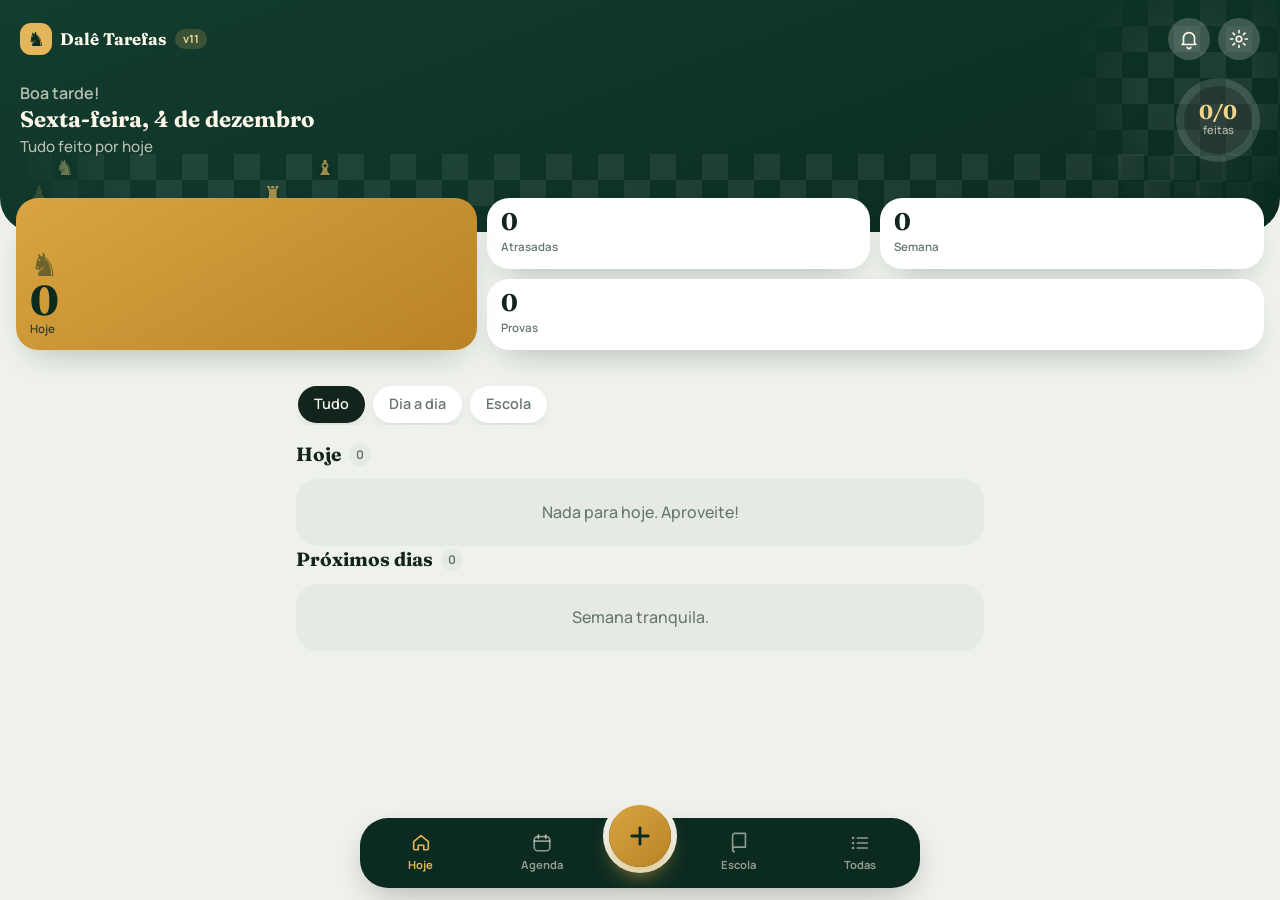
<file: index.html>
<!doctype html>
<html lang="pt-BR">
<head>
  <meta charset="utf-8">
  <meta name="viewport" content="width=device-width, initial-scale=1, maximum-scale=1, user-scalable=no, viewport-fit=cover, interactive-widget=resizes-content">
  <title>Dalê Tarefas</title>
  <meta name="description" content="App de tarefas com agenda para o dia a dia e para a escola.">
  <meta name="theme-color" content="#123d2f">
  <link rel="manifest" href="manifest.webmanifest">
  <link rel="icon" href="icons/icon.svg" type="image/svg+xml">
  <link rel="preload" href="fonts/manrope.woff2" as="font" type="font/woff2" crossorigin>
  <link rel="preload" href="fonts/fraunces-700.woff2" as="font" type="font/woff2" crossorigin>
  <link rel="stylesheet" href="styles.css">
</head>
<body>
  <svg width="0" height="0" style="position:absolute" aria-hidden="true">
    <symbol id="i-home" viewBox="0 0 24 24"><path d="M4 11.5 12 5l8 6.5V19a1.5 1.5 0 0 1-1.5 1.5H15v-5h-6v5H5.5A1.5 1.5 0 0 1 4 19z" fill="none" stroke="currentColor" stroke-width="1.8" stroke-linejoin="round"/></symbol>
    <symbol id="i-cal" viewBox="0 0 24 24"><rect x="3.5" y="5" width="17" height="15.5" rx="4" fill="none" stroke="currentColor" stroke-width="1.8"/><path d="M3.5 10h17M8 3v4M16 3v4" stroke="currentColor" stroke-width="1.8" stroke-linecap="round"/></symbol>
    <symbol id="i-book" viewBox="0 0 24 24"><path d="M5 5.5A2.5 2.5 0 0 1 7.5 3H19v15H7.5A2.5 2.5 0 0 0 5 20.5zM5 20.5A2.5 2.5 0 0 0 7.5 23" fill="none" stroke="currentColor" stroke-width="1.8" stroke-linejoin="round" transform="translate(0 -1.5)"/></symbol>
    <symbol id="i-list" viewBox="0 0 24 24"><path d="M9 6.5h11M9 12h11M9 17.5h11" stroke="currentColor" stroke-width="1.8" stroke-linecap="round"/><circle cx="4.5" cy="6.5" r="1.4" fill="currentColor"/><circle cx="4.5" cy="12" r="1.4" fill="currentColor"/><circle cx="4.5" cy="17.5" r="1.4" fill="currentColor"/></symbol>
    <symbol id="i-plus" viewBox="0 0 24 24"><path d="M12 5v14M5 12h14" stroke="currentColor" stroke-width="2.4" stroke-linecap="round"/></symbol>
    <symbol id="i-check" viewBox="0 0 24 24"><path d="m5.5 12.5 4 4 9-9.5" fill="none" stroke="currentColor" stroke-width="2.6" stroke-linecap="round" stroke-linejoin="round"/></symbol>
    <symbol id="i-clock" viewBox="0 0 24 24"><circle cx="12" cy="12" r="8.5" fill="none" stroke="currentColor" stroke-width="1.8"/><path d="M12 7.5V12l3 2" fill="none" stroke="currentColor" stroke-width="1.8" stroke-linecap="round"/></symbol>
    <symbol id="i-bell" viewBox="0 0 24 24"><path d="M6 16.5V11a6 6 0 0 1 12 0v5.5l1.5 1.5h-15zM10 20.5a2 2 0 0 0 4 0" fill="none" stroke="currentColor" stroke-width="1.8" stroke-linejoin="round"/></symbol>
    <symbol id="i-repeat" viewBox="0 0 24 24"><path d="M4 11V9.5A3.5 3.5 0 0 1 7.5 6H19m0 0-3-3m3 3-3 3M20 13v1.5a3.5 3.5 0 0 1-3.5 3.5H5m0 0 3 3m-3-3 3-3" fill="none" stroke="currentColor" stroke-width="1.8" stroke-linecap="round" stroke-linejoin="round"/></symbol>
    <symbol id="i-house" viewBox="0 0 24 24"><path d="M4 11.5 12 5l8 6.5M6.5 10v9.5h11V10" fill="none" stroke="currentColor" stroke-width="2" stroke-linecap="round" stroke-linejoin="round"/></symbol>
    <symbol id="i-search" viewBox="0 0 24 24"><circle cx="11" cy="11" r="6.5" fill="none" stroke="currentColor" stroke-width="1.9"/><path d="m16 16 4 4" stroke="currentColor" stroke-width="1.9" stroke-linecap="round"/></symbol>
    <symbol id="i-chev-l" viewBox="0 0 24 24"><path d="m14.5 6-6 6 6 6" fill="none" stroke="currentColor" stroke-width="2.2" stroke-linecap="round" stroke-linejoin="round"/></symbol>
    <symbol id="i-chev-r" viewBox="0 0 24 24"><path d="m9.5 6 6 6-6 6" fill="none" stroke="currentColor" stroke-width="2.2" stroke-linecap="round" stroke-linejoin="round"/></symbol>
    <symbol id="i-x" viewBox="0 0 24 24"><path d="m7 7 10 10M17 7 7 17" stroke="currentColor" stroke-width="2.2" stroke-linecap="round"/></symbol>
    <symbol id="i-gear" viewBox="0 0 24 24"><circle cx="12" cy="12" r="3" fill="none" stroke="currentColor" stroke-width="1.8"/><path d="M12 2.8v2.4M12 18.8v2.4M2.8 12h2.4M18.8 12h2.4M5.5 5.5l1.7 1.7M16.8 16.8l1.7 1.7M5.5 18.5l1.7-1.7M16.8 7.2l1.7-1.7" stroke="currentColor" stroke-width="1.8" stroke-linecap="round"/></symbol>
    <!-- Ícones das matérias (coloridos, 32x32) -->
    <symbol id="s-mat" viewBox="0 0 32 32"><rect x="6" y="3" width="20" height="26" rx="4" fill="#4f6bff"/><rect x="9" y="6" width="14" height="6" rx="1.5" fill="#e6ecff"/><path d="M18 9h3" stroke="#4f6bff" stroke-width="1.6" stroke-linecap="round"/><g fill="#fff"><rect x="9" y="15" width="4" height="4" rx="1"/><rect x="14" y="15" width="4" height="4" rx="1"/><rect x="9" y="21" width="4" height="4" rx="1"/><rect x="14" y="21" width="4" height="4" rx="1"/></g><rect x="19" y="15" width="4" height="10" rx="1" fill="#ffc83d"/><path d="M10 17h2M11 16v2M15 17h2M10 23h2M15 22l2 2M17 22l-2 2" stroke="#4f6bff" stroke-width="1" stroke-linecap="round"/></symbol>
    <symbol id="s-por" viewBox="0 0 32 32"><path d="M16 8c-3-2-7-3-11-2.5v19c4-.5 8 .5 11 2.5 3-2 7-3 11-2.5v-19C23 5 19 6 16 8z" fill="#fff" stroke="#e11d48" stroke-width="2" stroke-linejoin="round"/><path d="M16 8v19" stroke="#e11d48" stroke-width="2"/><path d="M8 11h5M8 14.5h5M8 18h4M19 11h5M19 14.5h5M19 18h4" stroke="#fda4af" stroke-width="1.6" stroke-linecap="round"/></symbol>
    <symbol id="s-red" viewBox="0 0 32 32"><rect x="5" y="4" width="17" height="23" rx="2.5" fill="#fff" stroke="#f59e0b" stroke-width="2"/><path d="M9 10h9M9 14h9M9 18h6" stroke="#fcd34d" stroke-width="1.8" stroke-linecap="round"/><path d="m27.5 9.5-9.8 9.8-1.2 4.2 4.2-1.2 9.8-9.8z" fill="#ffc83d" stroke="#b45309" stroke-width="1.4" stroke-linejoin="round" transform="translate(-2 1)"/><path d="m25.5 10.5 3 3" stroke="#f472b6" stroke-width="3" transform="translate(-2 -1)"/></symbol>
    <symbol id="s-ing" viewBox="0 0 32 32"><path d="M5 7a3 3 0 0 1 3-3h16a3 3 0 0 1 3 3v12a3 3 0 0 1-3 3H13l-6 5v-5H8a3 3 0 0 1-3-3z" fill="#a855f7"/><text x="16" y="17" text-anchor="middle" font-family="Arial, sans-serif" font-weight="800" font-size="9" fill="#fff">EN</text></symbol>
    <symbol id="s-esp" viewBox="0 0 32 32"><path d="M5 7a3 3 0 0 1 3-3h16a3 3 0 0 1 3 3v12a3 3 0 0 1-3 3H13l-6 5v-5H8a3 3 0 0 1-3-3z" fill="#f97316"/><text x="16" y="17" text-anchor="middle" font-family="Arial, sans-serif" font-weight="800" font-size="9" fill="#fff">ES</text></symbol>
    <symbol id="s-cie" viewBox="0 0 32 32"><path d="M9 20h14l-2 8H11z" fill="#c2410c"/><rect x="8" y="18" width="16" height="3" rx="1.5" fill="#ea580c"/><path d="M16 18V11" stroke="#15803d" stroke-width="2" stroke-linecap="round"/><path d="M16 13c-1-4-4-6-8-6 0 4 3 7 8 6zM16 11c1-4 4-6 8-6 0 4-3 7-8 6z" fill="#22c55e"/></symbol>
    <symbol id="s-qui" viewBox="0 0 32 32"><path d="M12 3h8M13 3v8L6 25a2.5 2.5 0 0 0 2.2 3.6h15.6A2.5 2.5 0 0 0 26 25l-7-14V3" fill="#eef6ff" stroke="#64748b" stroke-width="2" stroke-linecap="round" stroke-linejoin="round"/><path d="M9.2 19h13.6L26 25a2.5 2.5 0 0 1-2.2 3.6H8.2A2.5 2.5 0 0 1 6 25z" fill="#22c55e"/><circle cx="13" cy="23" r="1.6" fill="#bbf7d0"/><circle cx="18" cy="21.5" r="1.1" fill="#bbf7d0"/><circle cx="19.5" cy="25" r="1.3" fill="#bbf7d0"/><circle cx="17" cy="15" r="1.2" fill="#86efac"/><circle cx="15" cy="11.5" r=".9" fill="#86efac"/></symbol>
    <symbol id="s-fis" viewBox="0 0 32 32"><g fill="none" stroke="#0ea5e9" stroke-width="1.8"><ellipse cx="16" cy="16" rx="12" ry="4.6"/><ellipse cx="16" cy="16" rx="12" ry="4.6" transform="rotate(60 16 16)"/><ellipse cx="16" cy="16" rx="12" ry="4.6" transform="rotate(-60 16 16)"/></g><circle cx="16" cy="16" r="3" fill="#f43f5e"/></symbol>
    <symbol id="s-bio" viewBox="0 0 32 32"><path d="M10 4c0 6 12 6 12 12s-12 6-12 12" fill="none" stroke="#84cc16" stroke-width="2.4" stroke-linecap="round"/><path d="M22 4c0 6-12 6-12 12s12 6 12 12" fill="none" stroke="#16a34a" stroke-width="2.4" stroke-linecap="round"/><path d="M12 8h8M14 12.5h4M14 19.5h4M12 24h8" stroke="#a3a3a3" stroke-width="1.6" stroke-linecap="round"/></symbol>
    <symbol id="s-his" viewBox="0 0 32 32"><circle cx="24" cy="8" r="4" fill="#fde047"/><path d="M3 27 14 8l11 19z" fill="#f59e0b"/><path d="M14 8l11 19h-7z" fill="#d97706"/><path d="M8.5 20.5h8M6 24.5h14" stroke="#b45309" stroke-width="1.2" opacity=".6"/><rect x="2" y="27" width="28" height="2" rx="1" fill="#eab308"/></symbol>
    <symbol id="s-geo" viewBox="0 0 32 32"><circle cx="16" cy="15" r="11" fill="#38bdf8"/><path d="M9 9c3 0 4 2 6 2s2 3 0 4-4 0-5 3-3 2-4 0c-1-3 0-8 3-9zM19 18c2-1 5 0 6 2-1 3-3 5-6 6-1-2-2-6 0-8zM20 6c2 0 5 2 5 4-2 1-4 0-5-1z" fill="#22c55e"/><path d="M16 26v3M11 29h10" stroke="#64748b" stroke-width="2" stroke-linecap="round"/></symbol>
    <symbol id="s-art" viewBox="0 0 32 32"><path d="M16 4C8.8 4 3 9.4 3 16s4.6 12 10.5 12c2.2 0 2.6-1.6 1.6-3.2-1-1.6-.4-3.3 1.6-3.3H21c4.5 0 8-3.1 8-7.2C29 8.6 23.2 4 16 4z" fill="#fde7c7" stroke="#b45309" stroke-width="1.6"/><circle cx="10" cy="14" r="2.3" fill="#ef4444"/><circle cx="14" cy="9" r="2.3" fill="#3b82f6"/><circle cx="20" cy="9" r="2.3" fill="#eab308"/><circle cx="24" cy="14" r="2.3" fill="#22c55e"/><circle cx="9.5" cy="20" r="2.3" fill="#a855f7"/></symbol>
    <symbol id="s-edf" viewBox="0 0 32 32"><circle cx="16" cy="16" r="12" fill="#f97316"/><path d="M4 16h24M16 4v24M7.5 7.5c4 4 4 13 0 17M24.5 7.5c-4 4-4 13 0 17" fill="none" stroke="#7c2d12" stroke-width="1.6"/></symbol>
    <symbol id="s-rel" viewBox="0 0 32 32"><path d="M16 3c3 4 4 6 4 8.5a4 4 0 0 1-8 0C12 9 13 7 16 3z" fill="#fbbf24"/><path d="M16 7c1.4 2 2 3 2 4.4a2 2 0 0 1-4 0c0-1.4.6-2.4 2-4.4z" fill="#fef3c7"/><rect x="11" y="16" width="10" height="12" rx="2" fill="#e2e8f0" stroke="#94a3b8" stroke-width="1.4"/><path d="M16 13.5V16" stroke="#475569" stroke-width="1.6"/></symbol>
    <symbol id="s-tec" viewBox="0 0 32 32"><rect x="5" y="6" width="22" height="15" rx="2.5" fill="#334155"/><rect x="7.5" y="8.5" width="17" height="10" rx="1" fill="#0f172a"/><path d="m11 11.5-2 2 2 2M21 11.5l2 2-2 2M17 10.5l-2 6" stroke="#5eead4" stroke-width="1.4" fill="none" stroke-linecap="round" stroke-linejoin="round"/><path d="M3 23h26l-2 3H5z" fill="#64748b"/></symbol>
    <symbol id="s-gen" viewBox="0 0 32 32"><rect x="6" y="19" width="20" height="6" rx="1.5" fill="#60a5fa"/><rect x="8" y="13" width="18" height="6" rx="1.5" fill="#f472b6"/><rect x="5" y="7" width="19" height="6" rx="1.5" fill="#34d399"/><path d="M8 10h10M10 16h10M9 22h10" stroke="#fff" stroke-width="1.2" opacity=".7"/></symbol>
    <!-- Ícones do tema Oceano (modo Profissional) -->
  </svg>

  <header class="hero">
    <div class="chess-fx" aria-hidden="true"><i class="pc knight">♞&#xFE0E;</i><i class="pc pawn">♟&#xFE0E;</i><i class="pc rook">♜&#xFE0E;</i><i class="pc bishop">♝&#xFE0E;</i></div>
    <div class="hero-top">
      <div class="brand">
        <span class="logo" aria-hidden="true"><svg><use href="#i-check"/></svg></span>
        <span class="brand-name">Dalê Tarefas</span>
        <span class="version" id="appVersion"></span>
      </div>
      <div class="hero-actions">
        <button class="icon-btn" id="notifyBtn" type="button" aria-label="Ativar notificações"><svg><use href="#i-bell"/></svg></button>
        <button class="icon-btn" id="settingsBtn" type="button" aria-label="Configurações"><svg><use href="#i-gear"/></svg></button>
      </div>
    </div>
    <div class="hero-body">
      <div class="hero-text">
        <p class="hello" id="heroKicker"></p>
        <h1 id="heroTitle"></h1>
        <p class="hero-sub" id="heroSub"></p>
      </div>
      <div class="ring" id="ring" hidden><span class="ring-num" id="ringNum"></span><span class="ring-label">feitas</span></div>
    </div>
    <div class="kpis" id="kpis" hidden></div>
    <div class="week" id="week" hidden></div>
  </header>

  <main>
    <section class="view active" id="view-hoje">
      <div id="spotlight"></div>
      <div class="chips" id="hojeFilter">
        <button class="chip-btn active" data-hf="" type="button">Tudo</button>
        <button class="chip-btn" data-hf="dia" type="button" data-l="catA">Dia a dia</button>
        <button class="chip-btn" data-hf="escola" type="button" data-l="catB">Escola</button>
      </div>
      <div id="hojeLists"></div>
    </section>

    <section class="view" id="view-agenda">
      <div class="month-card">
        <div class="cal-header">
          <button class="icon-btn small" id="prevMonth" type="button" aria-label="Mês anterior"><svg><use href="#i-chev-l"/></svg></button>
          <h2 id="monthTitle"></h2>
          <button class="icon-btn small" id="nextMonth" type="button" aria-label="Próximo mês"><svg><use href="#i-chev-r"/></svg></button>
        </div>
        <div class="calendar" id="calendar"></div>
        <button class="pill-btn soft" id="goToday" type="button">Voltar para hoje</button>
      </div>
      <div class="section-title">
        <h3 id="dayTitle"></h3>
        <button class="pill-btn" id="addOnDay" type="button"><svg><use href="#i-plus"/></svg>Adicionar</button>
      </div>
      <ol class="timeline" id="dayTasks"></ol>
    </section>

    <section class="view" id="view-escola">
      <div class="section-title"><h3 data-l="carousel">Provas chegando</h3></div>
      <div class="carousel" id="examsBox"></div>
      <div class="section-title">
        <h3 data-l="groups">Matérias</h3>
        <button class="pill-btn soft" id="manageSubjects" type="button"><svg><use href="#i-gear"/></svg>Editar</button>
      </div>
      <div class="subject-tiles" id="subjectsGrid"></div>
      <div class="section-title"><h3 id="schoolListTitle">Lições e trabalhos</h3></div>
      <div id="schoolList"></div>
    </section>

    <section class="view" id="view-todas">
      <label class="search"><svg><use href="#i-search"/></svg><input type="search" id="search" placeholder="Buscar tarefas" aria-label="Buscar tarefas"></label>
      <div class="chips" id="statusChips">
        <button class="chip-btn active" data-status="pendentes" type="button">Pendentes</button>
        <button class="chip-btn" data-status="concluidas" type="button">Concluídas</button>
        <button class="chip-btn" data-status="" type="button">Todas</button>
        <span class="chip-sep"></span>
        <button class="chip-btn" data-cat="dia" type="button" data-l="catA">Dia a dia</button>
        <button class="chip-btn" data-cat="escola" type="button" data-l="catB">Escola</button>
      </div>
      <div id="allTasks"></div>
      <button class="pill-btn danger" id="clearDone" type="button">Apagar concluídas</button>
    </section>
  </main>

  <nav class="bottom-nav" role="tablist">
    <button class="tab active" data-view="hoje" role="tab" type="button"><svg><use href="#i-home"/></svg><span>Hoje</span></button>
    <button class="tab" data-view="agenda" role="tab" type="button"><svg><use href="#i-cal"/></svg><span>Agenda</span></button>
    <button class="fab" id="addBtn" type="button" aria-label="Nova tarefa"><svg><use href="#i-plus"/></svg></button>
    <button class="tab" data-view="escola" role="tab" type="button"><svg><use href="#i-book"/></svg><span data-l="tabB">Escola</span></button>
    <button class="tab" data-view="todas" role="tab" type="button"><svg><use href="#i-list"/></svg><span>Todas</span></button>
  </nav>

  <dialog id="taskDialog" class="sheet">
    <form id="taskForm" method="dialog">
      <span class="grabber" aria-hidden="true"></span>
      <div class="sheet-head">
        <h2 id="formTitle">Nova tarefa</h2>
        <button class="icon-btn small" value="cancel" formnovalidate type="submit" aria-label="Fechar"><svg><use href="#i-x"/></svg></button>
      </div>
      <input class="title-input" name="title" required maxlength="120" placeholder="O que você precisa fazer?" aria-label="Título">

      <div class="cat-toggle">
        <label><input type="radio" name="category" value="dia" checked><span><svg><use href="#i-house"/></svg><b data-l="catA">Dia a dia</b></span></label>
        <label><input type="radio" name="category" value="escola"><span><svg><use href="#i-book"/></svg><b data-l="catB">Escola</b></span></label>
      </div>

      <div class="school-fields" id="schoolFields">
        <p class="field-label" data-l="group">Matéria</p>
        <div class="choice-row" id="subjectSelect"></div>
        <p class="field-label">Tipo</p>
        <div class="choice-row" id="kindRow"></div>
      </div>

      <div class="when-row">
        <button class="pill-field" type="button" id="dateBtn"><svg><use href="#i-cal"/></svg><span id="dateLabel">Sem data</span></button>
        <button class="pill-field" type="button" id="timeBtn"><svg><use href="#i-clock"/></svg><span id="timeLabel">Sem horário</span></button>
        <input type="hidden" name="date">
        <input type="hidden" name="time">
      </div>

      <p class="field-label">Prioridade</p>
      <div class="choice-row prio-row">
        <label class="choice baixa"><input type="radio" name="priority" value="baixa"><span>Baixa</span></label>
        <label class="choice media"><input type="radio" name="priority" value="media" checked><span>Média</span></label>
        <label class="choice alta"><input type="radio" name="priority" value="alta"><span>Alta</span></label>
      </div>

      <p class="field-label">Lembrete</p>
      <div class="choice-row">
        <label class="choice"><input type="radio" name="reminder" value=""><span>Nenhum</span></label>
        <label class="choice"><input type="radio" name="reminder" value="0" checked><span>Na hora</span></label>
        <label class="choice"><input type="radio" name="reminder" value="10"><span>10 min</span></label>
        <label class="choice"><input type="radio" name="reminder" value="30"><span>30 min</span></label>
        <label class="choice"><input type="radio" name="reminder" value="60"><span>1 h</span></label>
        <label class="choice"><input type="radio" name="reminder" value="1440"><span>1 dia</span></label>
      </div>

      <p class="field-label">Repetir</p>
      <div class="choice-row">
        <label class="choice"><input type="radio" name="repeat" value="" checked><span>Não</span></label>
        <label class="choice"><input type="radio" name="repeat" value="diario"><span>Todo dia</span></label>
        <label class="choice"><input type="radio" name="repeat" value="semanal"><span>Toda semana</span></label>
      </div>

      <textarea name="notes" rows="2" maxlength="1000" placeholder="Anotações, páginas, materiais…" aria-label="Anotações"></textarea>

      <div class="sheet-actions">
        <button class="pill-btn danger" id="deleteBtn" type="button" hidden>Excluir</button>
        <button class="save-btn" value="save" type="submit">Salvar tarefa</button>
      </div>
    </form>
  </dialog>

  <dialog id="subjectsDialog" class="sheet">
    <form method="dialog" id="subjectsForm">
      <span class="grabber" aria-hidden="true"></span>
      <div class="sheet-head">
        <h2 data-l="groups">Matérias</h2>
        <button class="icon-btn small" type="submit" aria-label="Fechar"><svg><use href="#i-x"/></svg></button>
      </div>
      <ul class="subject-edit-list" id="subjectEditList"></ul>
      <div class="add-subject">
        <button class="color-dot" type="button" id="newSubjectColor" data-color="#7c5cff" style="--dot:#7c5cff" aria-label="Escolher cor da matéria"></button>
        <input id="newSubjectName" placeholder="Nova matéria" maxlength="40">
        <button class="pill-btn" id="addSubjectBtn" type="button"><svg><use href="#i-plus"/></svg></button>
      </div>
      <div class="sheet-actions"><button class="save-btn" type="submit">Pronto</button></div>
    </form>
  </dialog>

  <dialog id="settingsDialog" class="sheet small-sheet">
    <div class="sheet-inner">
      <span class="grabber" aria-hidden="true"></span>
      <div class="sheet-head"><h2>Configurações</h2><button class="icon-btn small" type="button" data-close aria-label="Fechar"><svg><use href="#i-x"/></svg></button></div>
      <p class="field-label">Seu nome</p>
      <input class="title-input" id="userName" maxlength="30" placeholder="Para a saudação no topo">
      <div class="setting-row"><span><b>Notificações</b><small>Lembretes das tarefas</small></span><button type="button" class="switch" id="notifySwitch" role="switch" aria-checked="false"><i></i></button></div>
      <div class="setting-row"><span><b>Versão</b><small>Atualiza sozinho</small></span><span class="version-pill" id="settingsVersion"></span></div>
    </div>
  </dialog>

  <!-- Janelas próprias (no lugar das janelas do sistema) -->
  <dialog id="confirmDialog" class="sheet small-sheet">
    <div class="sheet-inner">
      <span class="grabber" aria-hidden="true"></span>
      <div class="confirm-icon" aria-hidden="true"><svg><use href="#i-x"/></svg></div>
      <h2 id="confirmTitle"></h2>
      <p class="confirm-text" id="confirmText"></p>
      <div class="sheet-actions">
        <button class="pill-btn soft big" type="button" id="confirmNo">Cancelar</button>
        <button class="pill-btn danger-solid big" type="button" id="confirmYes">Excluir</button>
      </div>
    </div>
  </dialog>

  <dialog id="dateDialog" class="sheet small-sheet">
    <div class="sheet-inner">
      <span class="grabber" aria-hidden="true"></span>
      <div class="sheet-head"><h2>Escolher data</h2><button class="icon-btn small" type="button" data-close aria-label="Fechar"><svg><use href="#i-x"/></svg></button></div>
      <div class="choice-row" id="dateQuick"></div>
      <div class="picker-cal">
        <div class="cal-header">
          <button class="icon-btn small" type="button" id="pickPrev" aria-label="Mês anterior"><svg><use href="#i-chev-l"/></svg></button>
          <h3 id="pickMonth"></h3>
          <button class="icon-btn small" type="button" id="pickNext" aria-label="Próximo mês"><svg><use href="#i-chev-r"/></svg></button>
        </div>
        <div class="calendar" id="pickDays"></div>
      </div>
    </div>
  </dialog>

  <dialog id="timeDialog" class="sheet small-sheet">
    <div class="sheet-inner">
      <span class="grabber" aria-hidden="true"></span>
      <div class="sheet-head"><h2>Escolher horário</h2><button class="icon-btn small" type="button" data-close aria-label="Fechar"><svg><use href="#i-x"/></svg></button></div>
      <div class="time-preview" id="timePreview">--:--</div>
      <p class="field-label">Hora</p>
      <div class="time-grid hours" id="pickHours"></div>
      <p class="field-label">Minutos</p>
      <div class="time-grid minutes" id="pickMinutes"></div>
      <div class="sheet-actions">
        <button class="pill-btn soft big" type="button" id="timeClear">Sem horário</button>
        <button class="save-btn" type="button" id="timeOk">Confirmar</button>
      </div>
    </div>
  </dialog>

  <dialog id="colorDialog" class="sheet small-sheet">
    <div class="sheet-inner">
      <span class="grabber" aria-hidden="true"></span>
      <div class="sheet-head"><h2>Escolher cor</h2><button class="icon-btn small" type="button" data-close aria-label="Fechar"><svg><use href="#i-x"/></svg></button></div>
      <div class="palette" id="palette"></div>
    </div>
  </dialog>

  <div class="toast" id="toast" role="status" aria-live="polite"></div>
  <script src="version.js"></script>
  <script src="app.js"></script>
</body>
</html>
</file>
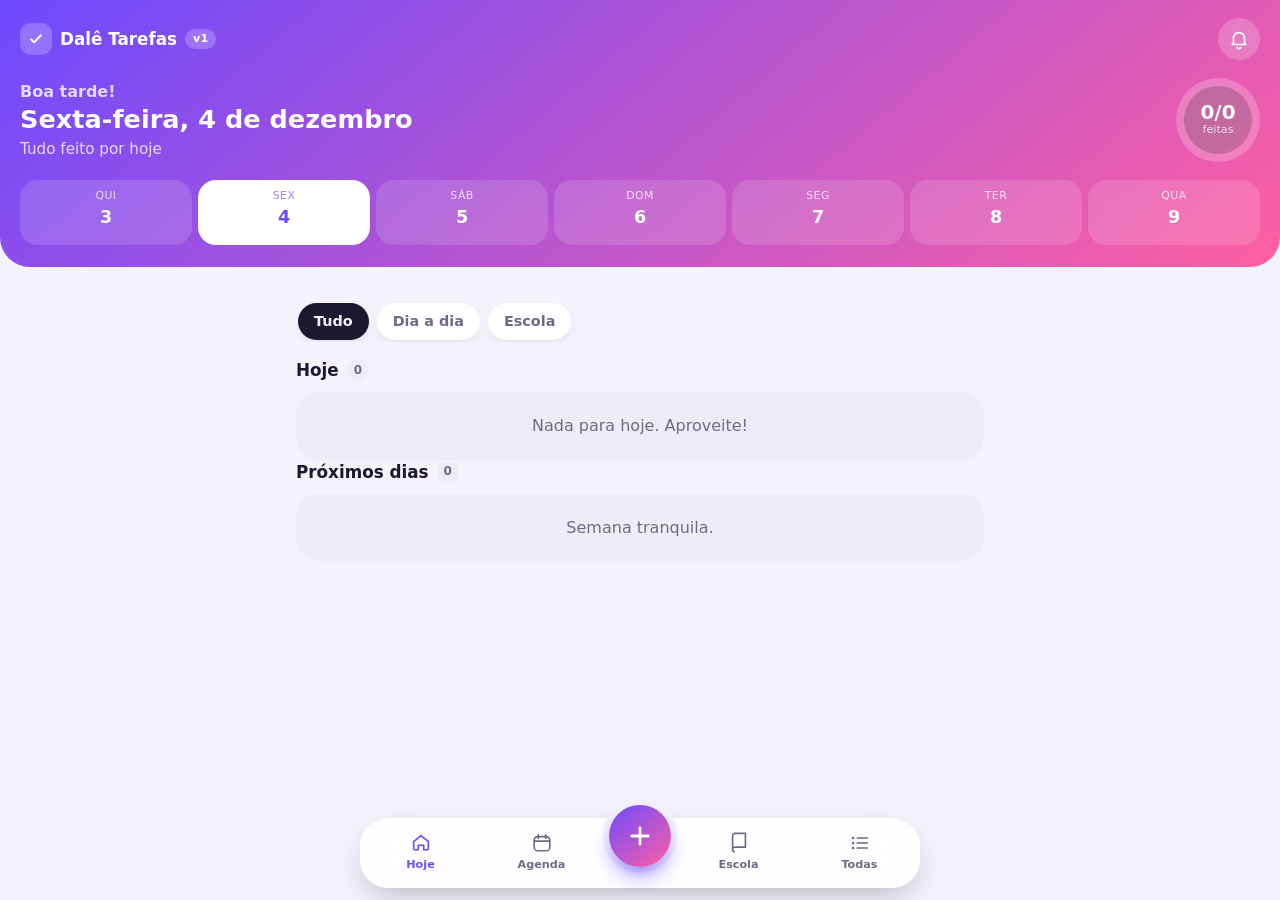
<file: design/renovado/index.html>
<!doctype html>
<html lang="pt-BR">
<head>
  <meta charset="utf-8">
  <meta name="viewport" content="width=device-width, initial-scale=1, viewport-fit=cover">
  <title>Dalê Tarefas</title>
  <link rel="stylesheet" href="base.css">
</head>
<body>
  <svg width="0" height="0" style="position:absolute" aria-hidden="true">
    <symbol id="i-home" viewBox="0 0 24 24"><path d="M4 11.5 12 5l8 6.5V19a1.5 1.5 0 0 1-1.5 1.5H15v-5h-6v5H5.5A1.5 1.5 0 0 1 4 19z" fill="none" stroke="currentColor" stroke-width="1.8" stroke-linejoin="round"/></symbol>
    <symbol id="i-cal" viewBox="0 0 24 24"><rect x="3.5" y="5" width="17" height="15.5" rx="4" fill="none" stroke="currentColor" stroke-width="1.8"/><path d="M3.5 10h17M8 3v4M16 3v4" stroke="currentColor" stroke-width="1.8" stroke-linecap="round"/></symbol>
    <symbol id="i-book" viewBox="0 0 24 24"><path d="M5 5.5A2.5 2.5 0 0 1 7.5 3H19v15H7.5A2.5 2.5 0 0 0 5 20.5zM5 20.5A2.5 2.5 0 0 0 7.5 23" fill="none" stroke="currentColor" stroke-width="1.8" stroke-linejoin="round" transform="translate(0 -1.5)"/></symbol>
    <symbol id="i-list" viewBox="0 0 24 24"><path d="M9 6.5h11M9 12h11M9 17.5h11" stroke="currentColor" stroke-width="1.8" stroke-linecap="round"/><circle cx="4.5" cy="6.5" r="1.4" fill="currentColor"/><circle cx="4.5" cy="12" r="1.4" fill="currentColor"/><circle cx="4.5" cy="17.5" r="1.4" fill="currentColor"/></symbol>
    <symbol id="i-plus" viewBox="0 0 24 24"><path d="M12 5v14M5 12h14" stroke="currentColor" stroke-width="2.4" stroke-linecap="round"/></symbol>
    <symbol id="i-check" viewBox="0 0 24 24"><path d="m5.5 12.5 4 4 9-9.5" fill="none" stroke="currentColor" stroke-width="2.6" stroke-linecap="round" stroke-linejoin="round"/></symbol>
    <symbol id="i-clock" viewBox="0 0 24 24"><circle cx="12" cy="12" r="8.5" fill="none" stroke="currentColor" stroke-width="1.8"/><path d="M12 7.5V12l3 2" fill="none" stroke="currentColor" stroke-width="1.8" stroke-linecap="round"/></symbol>
    <symbol id="i-bell" viewBox="0 0 24 24"><path d="M6 16.5V11a6 6 0 0 1 12 0v5.5l1.5 1.5h-15zM10 20.5a2 2 0 0 0 4 0" fill="none" stroke="currentColor" stroke-width="1.8" stroke-linejoin="round"/></symbol>
    <symbol id="i-repeat" viewBox="0 0 24 24"><path d="M4 11V9.5A3.5 3.5 0 0 1 7.5 6H19m0 0-3-3m3 3-3 3M20 13v1.5a3.5 3.5 0 0 1-3.5 3.5H5m0 0 3 3m-3-3 3-3" fill="none" stroke="currentColor" stroke-width="1.8" stroke-linecap="round" stroke-linejoin="round"/></symbol>
    <symbol id="i-house" viewBox="0 0 24 24"><path d="M4 11.5 12 5l8 6.5M6.5 10v9.5h11V10" fill="none" stroke="currentColor" stroke-width="2" stroke-linecap="round" stroke-linejoin="round"/></symbol>
    <symbol id="i-search" viewBox="0 0 24 24"><circle cx="11" cy="11" r="6.5" fill="none" stroke="currentColor" stroke-width="1.9"/><path d="m16 16 4 4" stroke="currentColor" stroke-width="1.9" stroke-linecap="round"/></symbol>
    <symbol id="i-chev-l" viewBox="0 0 24 24"><path d="m14.5 6-6 6 6 6" fill="none" stroke="currentColor" stroke-width="2.2" stroke-linecap="round" stroke-linejoin="round"/></symbol>
    <symbol id="i-chev-r" viewBox="0 0 24 24"><path d="m9.5 6 6 6-6 6" fill="none" stroke="currentColor" stroke-width="2.2" stroke-linecap="round" stroke-linejoin="round"/></symbol>
    <symbol id="i-x" viewBox="0 0 24 24"><path d="m7 7 10 10M17 7 7 17" stroke="currentColor" stroke-width="2.2" stroke-linecap="round"/></symbol>
    <symbol id="i-gear" viewBox="0 0 24 24"><circle cx="12" cy="12" r="3" fill="none" stroke="currentColor" stroke-width="1.8"/><path d="M12 2.8v2.4M12 18.8v2.4M2.8 12h2.4M18.8 12h2.4M5.5 5.5l1.7 1.7M16.8 16.8l1.7 1.7M5.5 18.5l1.7-1.7M16.8 7.2l1.7-1.7" stroke="currentColor" stroke-width="1.8" stroke-linecap="round"/></symbol>
  </svg>

  <header class="hero">
    <div class="hero-top">
      <div class="brand">
        <span class="logo" aria-hidden="true"><svg><use href="#i-check"/></svg></span>
        <span class="brand-name">Dalê Tarefas</span>
        <span class="version" id="appVersion"></span>
      </div>
      <button class="icon-btn" id="notifyBtn" type="button" aria-label="Ativar notificações"><svg><use href="#i-bell"/></svg></button>
    </div>
    <div class="hero-body">
      <div class="hero-text">
        <p class="hello" id="heroKicker"></p>
        <h1 id="heroTitle"></h1>
        <p class="hero-sub" id="heroSub"></p>
      </div>
      <div class="ring" id="ring" hidden><span class="ring-num" id="ringNum"></span><span class="ring-label">feitas</span></div>
    </div>
    <div class="week" id="week" hidden></div>
  </header>

  <main>
    <section class="view active" id="view-hoje">
      <div id="spotlight"></div>
      <div class="chips" id="hojeFilter">
        <button class="chip-btn active" data-hf="" type="button">Tudo</button>
        <button class="chip-btn" data-hf="dia" type="button">Dia a dia</button>
        <button class="chip-btn" data-hf="escola" type="button">Escola</button>
      </div>
      <div id="hojeLists"></div>
    </section>

    <section class="view" id="view-agenda">
      <div class="month-card">
        <div class="cal-header">
          <button class="icon-btn small" id="prevMonth" type="button" aria-label="Mês anterior"><svg><use href="#i-chev-l"/></svg></button>
          <h2 id="monthTitle"></h2>
          <button class="icon-btn small" id="nextMonth" type="button" aria-label="Próximo mês"><svg><use href="#i-chev-r"/></svg></button>
        </div>
        <div class="calendar" id="calendar"></div>
        <button class="pill-btn soft" id="goToday" type="button">Voltar para hoje</button>
      </div>
      <div class="section-title">
        <h3 id="dayTitle"></h3>
        <button class="pill-btn" id="addOnDay" type="button"><svg><use href="#i-plus"/></svg>Adicionar</button>
      </div>
      <ol class="timeline" id="dayTasks"></ol>
    </section>

    <section class="view" id="view-escola">
      <div class="section-title"><h3>Provas chegando</h3></div>
      <div class="carousel" id="examsBox"></div>
      <div class="section-title">
        <h3>Matérias</h3>
        <button class="pill-btn soft" id="manageSubjects" type="button"><svg><use href="#i-gear"/></svg>Editar</button>
      </div>
      <div class="subject-tiles" id="subjectsGrid"></div>
      <div class="section-title"><h3 id="schoolListTitle">Lições e trabalhos</h3></div>
      <div id="schoolList"></div>
    </section>

    <section class="view" id="view-todas">
      <label class="search"><svg><use href="#i-search"/></svg><input type="search" id="search" placeholder="Buscar tarefas" aria-label="Buscar tarefas"></label>
      <div class="chips" id="statusChips">
        <button class="chip-btn active" data-status="pendentes" type="button">Pendentes</button>
        <button class="chip-btn" data-status="concluidas" type="button">Concluídas</button>
        <button class="chip-btn" data-status="" type="button">Todas</button>
        <span class="chip-sep"></span>
        <button class="chip-btn" data-cat="dia" type="button">Dia a dia</button>
        <button class="chip-btn" data-cat="escola" type="button">Escola</button>
      </div>
      <div id="allTasks"></div>
      <button class="pill-btn danger" id="clearDone" type="button">Apagar concluídas</button>
    </section>
  </main>

  <nav class="bottom-nav" role="tablist">
    <button class="tab active" data-view="hoje" role="tab" type="button"><svg><use href="#i-home"/></svg><span>Hoje</span></button>
    <button class="tab" data-view="agenda" role="tab" type="button"><svg><use href="#i-cal"/></svg><span>Agenda</span></button>
    <button class="fab" id="addBtn" type="button" aria-label="Nova tarefa"><svg><use href="#i-plus"/></svg></button>
    <button class="tab" data-view="escola" role="tab" type="button"><svg><use href="#i-book"/></svg><span>Escola</span></button>
    <button class="tab" data-view="todas" role="tab" type="button"><svg><use href="#i-list"/></svg><span>Todas</span></button>
  </nav>

  <dialog id="taskDialog" class="sheet">
    <form id="taskForm" method="dialog">
      <span class="grabber" aria-hidden="true"></span>
      <div class="sheet-head">
        <h2 id="formTitle">Nova tarefa</h2>
        <button class="icon-btn small" value="cancel" formnovalidate type="submit" aria-label="Fechar"><svg><use href="#i-x"/></svg></button>
      </div>
      <input class="title-input" name="title" required maxlength="120" placeholder="O que você precisa fazer?" aria-label="Título">

      <div class="cat-toggle">
        <label><input type="radio" name="category" value="dia" checked><span><svg><use href="#i-house"/></svg>Dia a dia</span></label>
        <label><input type="radio" name="category" value="escola"><span><svg><use href="#i-book"/></svg>Escola</span></label>
      </div>

      <div class="school-fields" id="schoolFields">
        <p class="field-label">Matéria</p>
        <div class="choice-row" id="subjectSelect"></div>
        <p class="field-label">Tipo</p>
        <div class="choice-row">
          <label class="choice"><input type="radio" name="kind" value="licao" checked><span>Lição</span></label>
          <label class="choice"><input type="radio" name="kind" value="trabalho"><span>Trabalho</span></label>
          <label class="choice"><input type="radio" name="kind" value="prova"><span>Prova</span></label>
          <label class="choice"><input type="radio" name="kind" value="estudo"><span>Estudar</span></label>
          <label class="choice"><input type="radio" name="kind" value="outro"><span>Outro</span></label>
        </div>
      </div>

      <div class="when-row">
        <label class="pill-field"><svg><use href="#i-cal"/></svg><input type="date" name="date" aria-label="Data"></label>
        <label class="pill-field"><svg><use href="#i-clock"/></svg><input type="time" name="time" aria-label="Horário"></label>
      </div>

      <p class="field-label">Prioridade</p>
      <div class="choice-row prio-row">
        <label class="choice baixa"><input type="radio" name="priority" value="baixa"><span>Baixa</span></label>
        <label class="choice media"><input type="radio" name="priority" value="media" checked><span>Média</span></label>
        <label class="choice alta"><input type="radio" name="priority" value="alta"><span>Alta</span></label>
      </div>

      <p class="field-label">Lembrete</p>
      <div class="choice-row">
        <label class="choice"><input type="radio" name="reminder" value=""><span>Nenhum</span></label>
        <label class="choice"><input type="radio" name="reminder" value="0" checked><span>Na hora</span></label>
        <label class="choice"><input type="radio" name="reminder" value="30"><span>30 min</span></label>
        <label class="choice"><input type="radio" name="reminder" value="60"><span>1 h</span></label>
        <label class="choice"><input type="radio" name="reminder" value="1440"><span>1 dia</span></label>
      </div>

      <p class="field-label">Repetir</p>
      <div class="choice-row">
        <label class="choice"><input type="radio" name="repeat" value="" checked><span>Não</span></label>
        <label class="choice"><input type="radio" name="repeat" value="diario"><span>Todo dia</span></label>
        <label class="choice"><input type="radio" name="repeat" value="semanal"><span>Toda semana</span></label>
      </div>

      <textarea name="notes" rows="2" maxlength="1000" placeholder="Anotações, páginas, materiais…" aria-label="Anotações"></textarea>

      <div class="sheet-actions">
        <button class="pill-btn danger" id="deleteBtn" type="button" hidden>Excluir</button>
        <button class="save-btn" value="save" type="submit">Salvar tarefa</button>
      </div>
    </form>
  </dialog>

  <dialog id="subjectsDialog" class="sheet">
    <form method="dialog" id="subjectsForm">
      <span class="grabber" aria-hidden="true"></span>
      <div class="sheet-head">
        <h2>Matérias</h2>
        <button class="icon-btn small" type="submit" aria-label="Fechar"><svg><use href="#i-x"/></svg></button>
      </div>
      <ul class="subject-edit-list" id="subjectEditList"></ul>
      <div class="add-subject">
        <input id="newSubjectColor" type="color" value="#7c5cff" aria-label="Cor da matéria">
        <input id="newSubjectName" placeholder="Nova matéria" maxlength="40">
        <button class="pill-btn" id="addSubjectBtn" type="button"><svg><use href="#i-plus"/></svg></button>
      </div>
      <button class="save-btn" type="submit">Pronto</button>
    </form>
  </dialog>

  <div class="toast" id="toast" role="status" aria-live="polite"></div>
  <script>self.APP_VERSION = '1';</script>
  <script src="app.js"></script>
</body>
</html>
</file>
<file: styles.css>
/* Fontes locais (funcionam offline) */
@font-face { font-family: 'Fraunces'; font-style: normal; font-weight: 700; font-display: swap; src: url('fonts/fraunces-700.woff2') format('woff2'); }
@font-face { font-family: 'Lexend'; font-style: normal; font-weight: 400 700; font-display: swap; src: url('fonts/lexend.woff2') format('woff2'); }
@font-face { font-family: 'Manrope'; font-style: normal; font-weight: 500 800; font-display: swap; src: url('fonts/manrope.woff2') format('woff2'); }

/* Dalê Tarefas — layout renovado: topo com saudação e progresso, navegação inferior com botão central,
   cartões arredondados, formulários em "bottom sheet". Cada tema troca só os tokens e alguns detalhes. */
:root {
  --bg: #f4f2fb;
  --surface: #ffffff;
  --surface-2: #efecf8;
  --text: #1b1830;
  --muted: #6e6a86;
  --line: rgba(27, 24, 48, .08);
  --accent: #6d4aff;
  --accent-2: #ff5fa2;
  --accent-text: #ffffff;
  --hero-bg: linear-gradient(140deg, #6d4aff, #ff5fa2);
  --hero-text: #ffffff;
  --hero-muted: rgba(255, 255, 255, .78);
  --nav-bg: rgba(255, 255, 255, .92);
  --dia: #18b6a4;
  --escola: #ffae2b;
  --alta: #ff4d6d;
  --media: #ffae2b;
  --baixa: #2ccf8a;
  --r-xl: 30px;
  --r-lg: 22px;
  --r-md: 16px;
  --shadow: 0 10px 30px -12px rgba(40, 20, 120, .25);
  --shadow-sm: 0 4px 14px -6px rgba(40, 20, 120, .18);
  --font-display: "Trebuchet MS", system-ui, sans-serif;
  --font-body: system-ui, sans-serif;
  --display-weight: 800;
}

* { box-sizing: border-box; }
[hidden] { display: none !important; }
html { -webkit-tap-highlight-color: transparent; }
body {
  margin: 0; min-height: 100vh; background: var(--bg); color: var(--text);
  font-family: var(--font-body); line-height: 1.45; padding-bottom: 120px;
}
svg { width: 22px; height: 22px; flex: none; }
h1, h2, h3 { margin: 0; font-family: var(--font-display); font-weight: var(--display-weight); }
button { font: inherit; color: inherit; }

/* ---------- Topo ---------- */
.hero {
  background: var(--hero-bg); color: var(--hero-text);
  padding: 18px 20px 22px; border-radius: 0 0 var(--r-xl) var(--r-xl);
  display: grid; gap: 18px; position: relative; overflow: hidden;
}
.hero-top { display: flex; align-items: center; justify-content: space-between; gap: 12px; position: relative; z-index: 1; }
.brand { display: flex; align-items: center; gap: 8px; min-width: 0; }
.logo {
  width: 32px; height: 32px; border-radius: 11px; display: grid; place-items: center;
  background: rgba(255, 255, 255, .22); color: var(--hero-text);
}
.logo svg { width: 18px; height: 18px; }
.brand-name { font-family: var(--font-display); font-weight: var(--display-weight); font-size: 1.05rem; white-space: nowrap; }
.version { font-size: .7rem; font-weight: 700; padding: 2px 8px; border-radius: 999px; background: rgba(255, 255, 255, .22); }
.icon-btn {
  width: 42px; height: 42px; border-radius: 50%; border: 0; display: grid; place-items: center; cursor: pointer;
  background: rgba(255, 255, 255, .2); color: inherit;
}
.icon-btn.small { width: 34px; height: 34px; background: var(--surface-2); color: var(--text); }
.icon-btn.small svg { width: 18px; height: 18px; }
#notifyBtn.on { background: var(--hero-text); color: var(--accent); }

.hero-body { display: flex; align-items: center; justify-content: space-between; gap: 16px; position: relative; z-index: 1; }
.hello { margin: 0; color: var(--hero-muted); font-weight: 600; }
.hero h1 { font-size: 1.6rem; line-height: 1.15; text-wrap: balance; margin: 2px 0 4px; }
.hero-sub { margin: 0; color: var(--hero-muted); font-size: .95rem; }
.ring {
  --p: 0; flex: none; width: 84px; height: 84px; border-radius: 50%; display: grid; place-content: center; text-align: center;
  background: conic-gradient(var(--hero-text) calc(var(--p) * 1%), rgba(255, 255, 255, .22) 0);
  position: relative;
}
.ring::before { content: ""; position: absolute; inset: 8px; border-radius: 50%; background: var(--ring-hole, rgba(0, 0, 0, .18)); }
.ring > * { position: relative; }
.ring-num { font-family: var(--font-display); font-weight: var(--display-weight); font-size: 1.25rem; line-height: 1; }
.ring-label { font-size: .7rem; color: var(--hero-muted); }

.week { display: grid; grid-template-columns: repeat(7, 1fr); gap: 6px; position: relative; z-index: 1; }
.day-pill {
  border: 0; border-radius: 18px; padding: 8px 0 6px; display: grid; justify-items: center; gap: 1px; cursor: pointer;
  background: rgba(255, 255, 255, .14); color: var(--hero-text);
}
.day-pill .dw { font-size: .68rem; text-transform: uppercase; letter-spacing: .04em; color: var(--hero-muted); }
.day-pill .dn { font-family: var(--font-display); font-weight: var(--display-weight); font-size: 1.1rem; }
.day-pill .dd { font-size: .7rem; line-height: .6; height: 8px; letter-spacing: 1px; }
.day-pill.today { background: var(--hero-text); color: var(--accent); }
.day-pill.today .dw { color: var(--accent); opacity: .7; }

/* ---------- Conteúdo ---------- */
main { padding: 18px 16px 0; max-width: 720px; margin: 0 auto; display: grid; gap: 16px; }
.view { display: none; }
.view.active { display: grid; gap: 16px; }

.chips { display: flex; gap: 8px; overflow-x: auto; padding: 2px; scrollbar-width: none; }
.chip-btn {
  flex: none; border: 0; border-radius: 999px; padding: 8px 16px; font-weight: 600; font-size: .9rem; cursor: pointer;
  background: var(--surface); color: var(--muted); box-shadow: var(--shadow-sm);
}
.chip-btn.active { background: var(--text); color: var(--bg); }
.chip-sep { flex: none; width: 1px; background: var(--line); margin: 4px 2px; }

.group { display: grid; gap: 10px; }
.group h2 { font-size: 1.05rem; display: flex; align-items: center; gap: 8px; }
.group h2 .count {
  font-family: var(--font-body); font-size: .75rem; font-weight: 700; min-width: 22px; height: 22px; padding: 0 7px;
  border-radius: 999px; display: inline-grid; place-items: center; background: var(--surface-2); color: var(--muted);
}
.group.overdue h2 { color: var(--alta); }
.group.overdue h2 .count { background: color-mix(in srgb, var(--alta) 15%, transparent); color: var(--alta); }

.task-list { list-style: none; margin: 0; padding: 0; display: grid; gap: 10px; }
.task {
  display: flex; align-items: center; gap: 12px; padding: 12px 12px 12px 12px; border-radius: var(--r-lg);
  background: var(--surface); box-shadow: var(--shadow-sm);
}
.badge {
  flex: none; width: 44px; height: 44px; border-radius: 15px; display: grid; place-items: center;
  background: color-mix(in srgb, var(--c) 16%, transparent); color: var(--c);
  font-family: var(--font-display); font-weight: var(--display-weight); font-size: .95rem;
}
.badge svg { width: 20px; height: 20px; }
.task-body { flex: 1; min-width: 0; display: grid; gap: 2px; cursor: pointer; }
.task-kicker { font-size: .74rem; font-weight: 600; color: var(--muted); display: flex; align-items: center; gap: 6px; }
.exam-tag {
  font-size: .62rem; letter-spacing: .06em; padding: 1px 7px; border-radius: 999px;
  background: var(--alta); color: #fff;
}
.task-title { font-weight: 650; font-size: 1rem; overflow-wrap: anywhere; }
.task-meta { display: flex; flex-wrap: wrap; gap: 4px 12px; font-size: .78rem; color: var(--muted); margin-top: 2px; }
.task-meta span { display: inline-flex; align-items: center; gap: 4px; }
.task-meta .ico { width: 14px; height: 14px; }
.task-meta .late { color: var(--alta); font-weight: 700; }
.task-notes { font-size: .8rem; color: var(--muted); }
.task-side { display: grid; justify-items: end; gap: 6px; }
.time { font-size: .78rem; font-weight: 700; color: var(--muted); font-variant-numeric: tabular-nums; }
.check {
  width: 34px; height: 34px; border-radius: 50%; border: 2px solid color-mix(in srgb, var(--c) 45%, var(--line));
  background: transparent; display: grid; place-items: center; cursor: pointer; color: transparent;
}
.check svg { width: 18px; height: 18px; }
.task.done .check { background: var(--c); border-color: var(--c); color: #fff; }
.task.done .task-title { text-decoration: line-through; color: var(--muted); }
.task.done { opacity: .72; }
.task.prio-alta .badge { box-shadow: inset 0 0 0 2px color-mix(in srgb, var(--alta) 50%, transparent); }

.empty { margin: 0; text-align: center; color: var(--muted); padding: 22px 16px; border-radius: var(--r-lg); background: var(--surface-2); }

/* Destaque da próxima prova */
.spotlight {
  display: flex; align-items: center; gap: 14px; padding: 18px; border-radius: var(--r-xl); color: #fff;
  background: linear-gradient(135deg, var(--c), color-mix(in srgb, var(--c) 55%, #000));
  box-shadow: 0 16px 30px -16px var(--c); position: relative; overflow: hidden;
}
.spotlight::after { content: ""; position: absolute; right: -40px; top: -60px; width: 180px; height: 180px; border-radius: 50%; background: rgba(255, 255, 255, .12); }
.spot-text { flex: 1; display: grid; gap: 2px; cursor: pointer; position: relative; z-index: 1; min-width: 0; }
.spot-kicker { font-size: .72rem; text-transform: uppercase; letter-spacing: .08em; opacity: .85; font-weight: 700; }
.spot-text strong { font-family: var(--font-display); font-weight: var(--display-weight); font-size: 1.35rem; }
.spot-text span:last-child { font-size: .88rem; opacity: .9; }
.countdown {
  position: relative; z-index: 1; flex: none; width: 74px; height: 74px; border-radius: 24px; display: grid; place-content: center; text-align: center;
  background: rgba(255, 255, 255, .2); backdrop-filter: blur(6px);
}
.countdown b { font-family: var(--font-display); font-size: 1.8rem; line-height: 1; }
.countdown span { font-size: .72rem; }

/* ---------- Agenda ---------- */
.month-card { background: var(--surface); border-radius: var(--r-xl); padding: 14px; box-shadow: var(--shadow); display: grid; gap: 10px; }
.cal-header { display: flex; align-items: center; justify-content: space-between; }
.cal-header h2 { font-size: 1.1rem; }
.calendar { display: grid; grid-template-columns: repeat(7, 1fr); gap: 4px 2px; }
.cal-dow { text-align: center; font-size: .72rem; font-weight: 700; color: var(--muted); padding-bottom: 4px; }
.cal-day {
  border: 0; background: transparent; cursor: pointer; display: grid; justify-items: center; gap: 3px; padding: 3px 0 4px; border-radius: 16px;
}
.cal-day .num { width: 34px; height: 34px; border-radius: 50%; display: grid; place-items: center; font-weight: 600; font-size: .92rem; }
.cal-day.other { opacity: .35; }
.cal-day.today .num { background: var(--surface-2); color: var(--accent); font-weight: 800; }
.cal-day.selected .num { background: var(--accent); color: var(--accent-text); box-shadow: 0 6px 14px -6px var(--accent); }
.cal-day.has-exam .num { box-shadow: inset 0 0 0 2px var(--alta); }
.cal-day.selected.has-exam .num { box-shadow: 0 0 0 2px var(--surface), 0 0 0 4px var(--alta); }
.dots { display: flex; gap: 3px; height: 6px; }
.dot { width: 6px; height: 6px; border-radius: 50%; }
.dot.done { opacity: .35; }
.pill-btn {
  border: 0; border-radius: 999px; padding: 8px 14px; font-weight: 700; font-size: .85rem; cursor: pointer;
  display: inline-flex; align-items: center; justify-content: center; gap: 6px; background: var(--accent); color: var(--accent-text);
}
.pill-btn svg { width: 16px; height: 16px; }
.pill-btn.soft { background: var(--surface-2); color: var(--text); }
.pill-btn.danger { background: color-mix(in srgb, var(--alta) 12%, transparent); color: var(--alta); }
#goToday { justify-self: center; }
.section-title { display: flex; align-items: center; justify-content: space-between; gap: 12px; }
.section-title h3 { font-size: 1.1rem; }

.timeline { list-style: none; margin: 0; padding: 0; display: grid; gap: 10px; }
.tl-item { display: grid; grid-template-columns: 54px 10px 1fr; gap: 8px; align-items: center; }
.tl-time { font-size: .8rem; font-weight: 700; color: var(--muted); text-align: right; font-variant-numeric: tabular-nums; }
.tl-line { width: 10px; height: 10px; border-radius: 50%; background: var(--c); box-shadow: 0 0 0 4px color-mix(in srgb, var(--c) 20%, transparent); justify-self: center; }

/* ---------- Escola ---------- */
.carousel { display: flex; gap: 12px; overflow-x: auto; scroll-snap-type: x mandatory; padding: 4px 2px 10px; margin: 0 -2px; scrollbar-width: none; }
.exam-card {
  flex: none; width: 230px; scroll-snap-align: start; display: flex; gap: 12px; align-items: center; padding: 14px;
  border-radius: var(--r-lg); color: #fff; background: linear-gradient(140deg, var(--c), color-mix(in srgb, var(--c) 55%, #000));
  box-shadow: 0 12px 24px -14px var(--c);
}
.exam-count { flex: none; width: 58px; height: 58px; border-radius: 19px; background: rgba(255, 255, 255, .22); display: grid; place-content: center; text-align: center; }
.exam-count b { font-family: var(--font-display); font-size: 1.5rem; line-height: 1; }
.exam-count span { font-size: .68rem; }
.exam-info { display: grid; min-width: 0; cursor: pointer; }
.exam-info strong { font-family: var(--font-display); font-weight: var(--display-weight); }
.exam-info span { font-size: .8rem; opacity: .9; overflow: hidden; text-overflow: ellipsis; white-space: nowrap; }
.exam-info .exam-date { opacity: .75; }
.subject-tiles { display: grid; grid-template-columns: repeat(2, 1fr); gap: 10px; }
.subject-tile {
  border: 0; text-align: left; cursor: pointer; border-radius: var(--r-lg); padding: 14px; display: grid; gap: 4px;
  background: var(--surface); box-shadow: var(--shadow-sm); position: relative; overflow: hidden;
}
.subject-tile::after { content: ""; position: absolute; right: -24px; top: -24px; width: 80px; height: 80px; border-radius: 50%; background: color-mix(in srgb, var(--c) 14%, transparent); }
.subject-tile.active { background: var(--c); color: #fff; }
.subject-tile.active .tile-count { color: rgba(255, 255, 255, .85); }
.tile-badge {
  width: 38px; height: 38px; border-radius: 13px; display: grid; place-items: center; margin-bottom: 4px;
  background: var(--c); color: #fff; font-family: var(--font-display); font-weight: var(--display-weight);
}
.subject-tile.active .tile-badge { background: rgba(255, 255, 255, .25); }
.tile-name { font-weight: 750; }
.tile-count { font-size: .78rem; color: var(--muted); }
.tile-bar { height: 6px; border-radius: 999px; background: color-mix(in srgb, var(--c) 18%, transparent); overflow: hidden; margin-top: 4px; }
.tile-bar i { display: block; height: 100%; border-radius: inherit; background: var(--c); }
.subject-tile.active .tile-bar { background: rgba(255, 255, 255, .3); }
.subject-tile.active .tile-bar i { background: #fff; }

/* ---------- Todas ---------- */
.search {
  display: flex; align-items: center; gap: 10px; padding: 0 16px; border-radius: 999px; background: var(--surface);
  box-shadow: var(--shadow-sm); color: var(--muted);
}
.search input { flex: 1; border: 0; background: transparent; padding: 14px 0; font: inherit; color: var(--text); outline: none; min-width: 0; }
#clearDone { justify-self: center; }

/* ---------- Navegação inferior ---------- */
.bottom-nav {
  position: fixed; left: 12px; right: 12px; bottom: calc(12px + env(safe-area-inset-bottom, 0px)); z-index: 20;
  display: grid; grid-template-columns: 1fr 1fr 76px 1fr 1fr; align-items: center;
  height: 70px; border-radius: 28px; background: var(--nav-bg); backdrop-filter: blur(16px);
  box-shadow: 0 12px 34px -10px rgba(0, 0, 0, .3); max-width: 560px; margin: 0 auto;
}
.tab { border: 0; background: none; display: grid; justify-items: center; gap: 3px; cursor: pointer; color: var(--muted); font-size: .7rem; font-weight: 700; padding: 6px 0; }
.tab.active { color: var(--accent); }
.tab.active svg { transform: translateY(-1px); }
.fab {
  width: 62px; height: 62px; margin-top: -34px; justify-self: center; border: 0; border-radius: 50%; cursor: pointer;
  display: grid; place-items: center; color: var(--accent-text); background: linear-gradient(140deg, var(--accent), var(--accent-2));
  box-shadow: 0 12px 24px -8px var(--accent), 0 0 0 6px var(--bg);
}
.fab svg { width: 28px; height: 28px; }

/* ---------- Bottom sheets ---------- */
dialog.sheet {
  margin: auto 0 var(--kb, 0px); width: 100%; max-width: 100%; max-height: calc(92vh - var(--kb, 0px)); max-height: calc(92dvh - var(--kb, 0px));
  border: 0; padding: 0; overscroll-behavior: contain;
  border-radius: var(--r-xl) var(--r-xl) 0 0; background: var(--surface); color: var(--text);
  box-shadow: 0 -10px 40px rgba(0, 0, 0, .25);
}
dialog.sheet::backdrop { background: rgba(15, 10, 35, .45); backdrop-filter: blur(3px); }
dialog.sheet form { padding: 10px 18px 22px; display: grid; grid-template-columns: minmax(0, 1fr); gap: 12px; max-width: 640px; margin: 0 auto; }
.grabber { justify-self: center; width: 44px; height: 5px; border-radius: 99px; background: var(--line); background: color-mix(in srgb, var(--muted) 35%, transparent); }
.sheet-head { display: flex; align-items: center; justify-content: space-between; }
.sheet-head h2 { font-size: 1.3rem; }
.title-input {
  border: 0; background: var(--surface-2); border-radius: var(--r-md); padding: 14px 16px; font: inherit; font-size: 1.05rem; font-weight: 650; color: var(--text); width: 100%;
}
.cat-toggle { display: grid; grid-template-columns: 1fr 1fr; gap: 10px; }
.cat-toggle input, .choice input { position: absolute; opacity: 0; pointer-events: none; }
.cat-toggle span {
  display: flex; align-items: center; justify-content: center; gap: 8px; padding: 14px; border-radius: var(--r-md); cursor: pointer;
  background: var(--surface-2); font-weight: 700; color: var(--muted);
}
.cat-toggle input:checked + span { background: var(--accent); color: var(--accent-text); box-shadow: 0 8px 18px -10px var(--accent); }
.field-label { margin: 2px 0 -4px; font-size: .78rem; font-weight: 700; color: var(--muted); text-transform: uppercase; letter-spacing: .05em; }
.choice-row { display: flex; flex-wrap: wrap; gap: 8px; }
.choice span {
  display: inline-flex; align-items: center; gap: 6px; padding: 8px 14px; border-radius: 999px; cursor: pointer; font-weight: 600; font-size: .88rem;
  background: var(--surface-2); color: var(--text);
}
.choice input:checked + span { background: var(--text); color: var(--surface); }
.choice.subj i { width: 10px; height: 10px; border-radius: 50%; background: var(--c); }
.choice.subj input:checked + span { background: var(--c); color: #fff; }
.choice.subj input:checked + span i { background: #fff; }
.prio-row .choice span::before { content: ""; width: 9px; height: 9px; border-radius: 50%; }
.prio-row .baixa span::before { background: var(--baixa); }
.prio-row .media span::before { background: var(--media); }
.prio-row .alta span::before { background: var(--alta); }
.when-row { display: grid; grid-template-columns: 1.3fr 1fr; gap: 10px; }
.when-row > *, .cat-toggle > *, dialog.sheet form > * { min-width: 0; }
.pill-field { display: flex; align-items: center; gap: 8px; padding: 0 12px; border-radius: var(--r-md); background: var(--surface-2); color: var(--muted); }
.pill-field svg { width: 18px; height: 18px; }
.pill-field input { flex: 1; min-width: 0; border: 0; background: transparent; padding: 12px 0; font: inherit; color: var(--text); font-weight: 600; }
dialog textarea { border: 0; background: var(--surface-2); border-radius: var(--r-md); padding: 12px 14px; font: inherit; color: var(--text); resize: vertical; }
.school-fields { display: grid; gap: 12px; }
.school-fields[hidden] { display: none; }
.sheet-actions { display: flex; gap: 10px; align-items: center; }
.save-btn {
  flex: 1; border: 0; border-radius: 999px; padding: 15px; font-weight: 800; font-size: 1rem; cursor: pointer;
  color: var(--accent-text); background: linear-gradient(140deg, var(--accent), var(--accent-2)); box-shadow: 0 12px 24px -12px var(--accent);
}
.subject-edit-list { list-style: none; margin: 0; padding: 0; display: grid; gap: 8px; }
.subject-edit-list li { display: flex; align-items: center; gap: 12px; padding: 8px 8px 8px 10px; border-radius: var(--r-md); background: var(--surface-2); }
.subject-edit-list li span { flex: 1; font-weight: 650; }
input[type="color"] { width: 34px; height: 34px; border: 0; padding: 0; border-radius: 50%; overflow: hidden; background: none; cursor: pointer; }
input[type="color"]::-webkit-color-swatch-wrapper { padding: 0; }
input[type="color"]::-webkit-color-swatch { border: 0; border-radius: 50%; }
.add-subject { display: flex; align-items: center; gap: 10px; padding: 6px 6px 6px 10px; border-radius: 999px; border: 2px dashed var(--line); border-color: color-mix(in srgb, var(--muted) 30%, transparent); }
.add-subject input:not([type="color"]) { flex: 1; min-width: 0; border: 0; background: transparent; font: inherit; color: var(--text); padding: 8px 0; }
.add-subject .pill-btn { width: 38px; height: 38px; padding: 0; }
.hint { color: var(--muted); font-size: .8rem; margin: 0; }

.toast {
  position: fixed; left: 50%; bottom: 100px; transform: translateX(-50%) translateY(30px); opacity: 0; z-index: 30;
  background: var(--text); color: var(--bg); padding: 10px 18px; border-radius: 999px; font-weight: 600;
  transition: transform .25s, opacity .25s; pointer-events: none; max-width: calc(100vw - 32px);
}
.toast.show { transform: translateX(-50%); opacity: 1; }
@media (prefers-reduced-motion: reduce) { * { transition: none !important; } }
.tl-item .time { display: none; }

/* Tema Grande Mestre — xadrez premium: topo esmeralda com tabuleiro em relevo, dourado, serifa moderna */
:root {
  --bg: #eef1ec; --surface: #ffffff; --surface-2: #e5ebe4; --text: #13241c; --muted: #66776d; --line: rgba(19, 36, 28, .1);
  --accent: #1f5c45; --accent-2: #2f7a5d; --accent-text: #fdf8ea;
  --hero-bg: linear-gradient(160deg, #123d2f, #0b2a20);
  --hero-text: #fdf8ea; --hero-muted: rgba(253, 248, 234, .7); --nav-bg: rgba(255, 255, 255, .9);
  --dia: #2f7a5d; --escola: #c9973e; --alta: #b8433b; --media: #c9973e; --baixa: #3f8f6a;
  --shadow: 0 16px 34px -18px rgba(11, 42, 32, .35); --shadow-sm: 0 6px 18px -10px rgba(11, 42, 32, .28);
  --font-display: "Fraunces", Georgia, serif; --font-body: "Manrope", system-ui, sans-serif; --display-weight: 700;
  --ring-hole: rgba(0, 0, 0, .25);
  color-scheme: light;
}
:root .hero::before {
  content: ""; position: absolute; right: -40px; top: -30px; width: 260px; height: 260px; border-radius: 40px; transform: rotate(18deg);
  background: conic-gradient(rgba(255, 255, 255, .07) 25%, transparent 0 50%, rgba(255, 255, 255, .07) 0 75%, transparent 0) 0 0 / 52px 52px;
  -webkit-mask: radial-gradient(circle at 60% 40%, #000 30%, transparent 70%); mask: radial-gradient(circle at 60% 40%, #000 30%, transparent 70%);
}
:root .logo { background: #e3b65b; color: #0b2a20; }
:root .logo svg { display: none; }
:root .logo::before { content: "♞\FE0E"; font-size: 1.25rem; line-height: 1; }
:root .version { background: rgba(227, 182, 91, .2); color: #f2d58c; }
:root .ring { background: conic-gradient(#e3b65b calc(var(--p) * 1%), rgba(255, 255, 255, .14) 0); }
:root .ring-num { color: #f2d58c; }
:root .day-pill { background: rgba(255, 255, 255, .07); }
:root .day-pill.today { background: #e3b65b; color: #0b2a20; }
:root .day-pill.today .dw { color: #0b2a20; }
:root .group h2, :root .section-title h3 { font-size: 1.2rem; }
:root .task.prio-alta .task-kicker::before { content: "♛\FE0E"; color: var(--alta); }
:root .task.prio-media .task-kicker::before { content: "♜\FE0E"; color: var(--media); }
:root .task.prio-baixa .task-kicker::before { content: "♟\FE0E"; color: var(--baixa); }
:root .badge { font-family: "Fraunces", serif; }
:root .spotlight { background: linear-gradient(140deg, #123d2f, #0b2a20); box-shadow: 0 16px 30px -16px #0b2a20; }
:root .spot-kicker::before { content: "♛\FE0E  "; color: #e3b65b; }
:root .countdown { background: #e3b65b; color: #0b2a20; }
:root .calendar .cal-day:nth-child(even):not(.other):not(.selected):not(.today) .num { background: var(--surface-2); }
:root .calendar .cal-day.selected .num { background: var(--accent); }
:root .fab { background: linear-gradient(140deg, #e3b65b, #c9973e); color: #0b2a20; box-shadow: 0 12px 24px -8px #c9973e, 0 0 0 6px var(--bg); }
:root .tab.active { color: #1f5c45; }
:root .save-btn { background: linear-gradient(140deg, #1f5c45, #123d2f); }
:root .cat-toggle input:checked + span { background: #1f5c45; }

/* ---------- Janelas próprias (confirmar, data, hora, cor) ---------- */
dialog.sheet .sheet-inner { padding: 10px 18px 24px; display: grid; gap: 14px; max-width: 640px; margin: 0 auto; grid-template-columns: minmax(0, 1fr); }
dialog.small-sheet { max-height: 88vh; }
.confirm-icon {
  justify-self: center; width: 56px; height: 56px; border-radius: 50%; display: grid; place-items: center;
  background: color-mix(in srgb, var(--alta) 12%, transparent); color: var(--alta);
}
#confirmDialog h2 { text-align: center; font-size: 1.3rem; }
.confirm-text { margin: -6px 0 4px; text-align: center; color: var(--muted); }
.pill-btn.big { flex: 1; padding: 14px; font-size: .95rem; }
.pill-btn.danger-solid { background: var(--alta); color: #fff; }
.pill-field { border: 0; font: inherit; cursor: pointer; text-align: left; min-height: 46px; color: var(--muted); font-weight: 600; }
.pill-field.filled { color: var(--text); }
.pill-field span { overflow: hidden; text-overflow: ellipsis; white-space: nowrap; }
.choice-chip {
  border: 0; border-radius: 999px; padding: 9px 14px; font-weight: 700; font-size: .88rem; cursor: pointer;
  background: var(--surface-2); color: var(--text);
}
.choice-chip.on { background: var(--accent); color: var(--accent-text); }
.picker-cal { display: grid; gap: 8px; background: var(--surface-2); border-radius: var(--r-lg); padding: 12px 10px; }
.picker-cal .cal-header h3 { font-size: 1.05rem; }
.picker-cal .icon-btn.small { background: var(--surface); }
.picker-cal .calendar .cal-day:nth-child(even):not(.other):not(.selected):not(.today) .num { background: transparent; }
.picker-cal .calendar .cal-day.today:not(.other) .num { background: var(--surface); color: var(--accent); box-shadow: inset 0 0 0 2px var(--accent); }
.picker-cal .calendar .cal-day.selected:not(.other) .num { background: var(--accent); color: var(--accent-text); box-shadow: 0 6px 14px -6px var(--accent); }
.time-preview {
  justify-self: center; font-family: var(--font-display); font-weight: var(--display-weight); font-size: 2.6rem; line-height: 1;
  padding: 10px 26px; border-radius: var(--r-lg); background: var(--surface-2); font-variant-numeric: tabular-nums;
}
.time-grid { display: grid; gap: 8px; }
.time-grid.hours { grid-template-columns: repeat(6, 1fr); }
.time-grid.minutes { grid-template-columns: repeat(4, 1fr); }
.time-grid .choice-chip { padding: 10px 0; font-variant-numeric: tabular-nums; }
.save-btn:disabled { opacity: .45; cursor: default; }
.palette { display: grid; grid-template-columns: repeat(4, 1fr); gap: 14px; justify-items: center; padding: 4px 0 6px; }
.color-dot {
  width: 34px; height: 34px; border-radius: 50%; border: 0; padding: 0; cursor: pointer; flex: none;
  background: var(--dot); box-shadow: inset 0 0 0 2px rgba(255, 255, 255, .5);
}
.color-dot.big { width: 54px; height: 54px; }
.color-dot.on { box-shadow: 0 0 0 3px var(--surface), 0 0 0 6px var(--dot); }

/* ---------- Configurações ---------- */
.hero-actions { display: flex; gap: 8px; }
.kpis { display: none; }
.kpi b { font-family: var(--font-display); font-weight: var(--display-weight); font-size: 1.5rem; line-height: 1; display: block; }
.kpi span { font-size: .72rem; color: var(--hero-muted); font-weight: 600; }
.kpi.warn b { color: var(--alta); }
.setting-row { display: flex; align-items: center; justify-content: space-between; gap: 12px; padding: 12px 14px; border-radius: var(--r-md); background: var(--surface-2); }
.setting-row span { display: grid; }
.setting-row small { color: var(--muted); font-size: .78rem; }
.switch { width: 52px; height: 30px; border-radius: 999px; border: 0; padding: 3px; cursor: pointer; background: color-mix(in srgb, var(--muted) 35%, transparent); display: flex; }
.switch i { width: 24px; height: 24px; border-radius: 50%; background: #fff; box-shadow: 0 2px 6px rgba(0, 0, 0, .2); transition: transform .2s; }
.switch.on { background: var(--accent); }
.switch.on i { transform: translateX(22px); }
.version-pill { font-weight: 800; padding: 4px 12px; border-radius: 999px; background: var(--surface); }
#confirmDialog.neutral .confirm-icon { display: none; }
#confirmDialog.neutral #confirmYes { background: var(--accent); color: var(--accent-text); }

/* ---------- Cara de app: sem seleção de texto, sem zoom, janelas animadas ---------- */
html { touch-action: manipulation; -webkit-text-size-adjust: 100%; }
body { -webkit-user-select: none; user-select: none; -webkit-touch-callout: none; overscroll-behavior-y: none; }
input, textarea { -webkit-user-select: text; user-select: text; }
img, svg { -webkit-user-drag: none; }
button, a, label { -webkit-tap-highlight-color: transparent; }
:focus:not(:focus-visible) { outline: none; }
dialog.sheet:focus-visible { outline: none; }
dialog.sheet[open] { animation: sheet-up .32s cubic-bezier(.2, .9, .25, 1); }
dialog.sheet::backdrop { background: color-mix(in srgb, var(--scrim, #0b2a20) 58%, transparent); backdrop-filter: blur(6px); -webkit-backdrop-filter: blur(6px); }
dialog.sheet[open]::backdrop { animation: scrim-in .25s ease-out; }
@keyframes sheet-up { from { transform: translateY(100%); } to { transform: none; } }
@keyframes scrim-in { from { opacity: 0; } to { opacity: 1; } }
@media (prefers-reduced-motion: reduce) { dialog.sheet[open], dialog.sheet[open]::backdrop { animation: none; } }

/* ================================================================
   MODO ESCOLA — layout "Bento" com o tema Grande Mestre (E1)
   ================================================================ */
html:root {
  --k1: #d9a441; --k2: #b98325; --nav-solid: #0b2a20; --tab-muted: rgba(253, 248, 234, .55); --tab-on: #e3b65b;
}
html:root .hero { overflow: visible; border-radius: 0 0 34px 34px; }
html:root body[data-view="hoje"] .hero { padding-bottom: 70px; }
html:root .hero h1 { font-size: 1.4rem; }
html:root .week { display: none !important; }
html:root .kpis { display: grid; grid-template-columns: 1.2fr 1fr 1fr; grid-template-rows: auto auto; gap: 10px; position: absolute; left: 16px; right: 16px; bottom: -118px; z-index: 2; }
html:root .kpi { background: var(--surface); color: var(--text); border-radius: 22px; padding: 12px 14px; box-shadow: var(--shadow); }
html:root .kpi span { color: var(--muted); }
html:root .kpi:first-child { grid-row: span 2; display: grid; align-content: end; color: #0b2a20; background: linear-gradient(150deg, var(--k1), var(--k2)); }
html:root .kpi:first-child::before { content: "♞\FE0E"; font-size: 2rem; line-height: 1; opacity: .5; }
html:root .kpi:first-child b { font-size: 2.6rem; }
html:root .kpi:first-child span { color: rgba(11, 42, 32, .8); }
html:root .kpi:nth-child(4) { grid-column: span 2; }
html:root body[data-view="hoje"] main { padding-top: 136px; }
html:root .task { border-left: 5px solid var(--c); border-radius: 20px; }
html:root .bottom-nav { background: var(--nav-solid); }
html:root .tab { color: var(--tab-muted); }
html:root .tab.active { color: var(--tab-on); }
html:root .fab { color: #0b2a20; background: linear-gradient(140deg, var(--k1), var(--k2)); box-shadow: 0 12px 24px -8px var(--k1), 0 0 0 6px var(--bg); }

/* Ícones das matérias */
.sicon { width: 28px; height: 28px; }
.badge .sicon { width: 30px; height: 30px; }
.tile-badge .sicon { width: 30px; height: 30px; }
html:root .badge:has(.sicon) { background: color-mix(in srgb, var(--c) 10%, var(--surface)); }
html:root .tile-badge { width: 48px; height: 48px; border-radius: 16px; background: color-mix(in srgb, var(--c) 12%, var(--surface)); }
html:root .subject-tile.active .tile-badge { background: rgba(255, 255, 255, .92); }
.choice.subj .sicon { width: 20px; height: 20px; margin-left: -4px; }
.choice.subj input:checked + span .sicon { background: rgba(255, 255, 255, .92); border-radius: 50%; padding: 1px; }
.subject-edit-list li span.subj-icon, .subj-icon { flex: none; width: 38px; height: 38px; border-radius: 12px; display: grid; place-items: center; background: var(--surface); flex: none; }
.subj-icon .sicon { width: 26px; height: 26px; }

/* O xadrez decorativo do topo fica dentro do topo (antes vazava pela direita e a página rolava para o lado) */
html:root .hero::before { top: 0; right: 0; width: 210px; height: 100%; transform: none; border-radius: 0 0 34px 0; }
body { overflow-x: clip; }

/* ================================================================
   MODO ESCOLA — animações de xadrez
   Peças jogando no tabuleiro do topo: cavalo pulando em "L", peão avançando,
   torre deslizando e bispo na diagonal. No bloco de Hoje o cavalo dá pulinhos
   e um brilho dourado passa de tempos em tempos.
   ================================================================ */
.chess-fx { display: none; }
html:root .hero { isolation: isolate; }
html:root body:not([data-view="hoje"]) .hero { padding-bottom: 70px; }
/* tabuleiro em faixa (2 fileiras) no pé do topo, abaixo dos textos */
html:root .chess-fx {
  display: block; position: absolute; left: 0; right: 0; bottom: 12px; height: 52px; overflow: hidden; pointer-events: none; z-index: -1;
  background: conic-gradient(rgba(255, 255, 255, .07) 25%, transparent 0 50%, rgba(255, 255, 255, .07) 0 75%, transparent 0) 0 0 / 52px 52px;
  -webkit-mask: linear-gradient(90deg, transparent, #000 12%, #000 88%, transparent); mask: linear-gradient(90deg, transparent, #000 12%, #000 88%, transparent);
}
html:root body[data-view="hoje"] .chess-fx { bottom: 26px; }
html:root .chess-fx .pc {
  position: absolute; font-style: normal; font-size: 21px; line-height: 26px; width: 26px; text-align: center;
  color: rgba(227, 182, 91, .7); text-shadow: 0 2px 6px rgba(0, 0, 0, .35);
}
/* cavalo: atravessa o tabuleiro pulando em "L" (2 casas + 1) e volta */
html:root .chess-fx .knight { left: 52px; top: 0; color: rgba(242, 213, 140, .95); animation: chess-knight 12s ease-in-out infinite; }
@keyframes chess-knight {
  0%, 10% { transform: translate(0, 0) scale(1); }
  13% { transform: translate(26px, 4px) scale(1.4); }
  16%, 26% { transform: translate(52px, 26px) scale(1); }
  29% { transform: translate(78px, 4px) scale(1.4); }
  32%, 42% { transform: translate(104px, 0) scale(1); }
  45% { transform: translate(130px, 4px) scale(1.4); }
  48%, 60% { transform: translate(156px, 26px) scale(1); }
  63% { transform: translate(130px, 4px) scale(1.4); }
  66%, 76% { transform: translate(104px, 0) scale(1); }
  79% { transform: translate(78px, 4px) scale(1.4); }
  82%, 90% { transform: translate(52px, 26px) scale(1); }
  93% { transform: translate(26px, 4px) scale(1.4); }
  96%, 100% { transform: translate(0, 0) scale(1); }
}
/* peão: avança uma casa, some e volta */
html:root .chess-fx .pawn { left: 26px; top: 26px; animation: chess-pawn 8s ease-in-out infinite; }
@keyframes chess-pawn {
  0%, 30% { transform: translateY(0); opacity: .9; }
  40%, 70% { transform: translateY(-26px); opacity: .9; }
  80% { transform: translateY(-40px); opacity: 0; }
  81% { transform: translateY(0); opacity: 0; }
  100% { transform: translateY(0); opacity: .9; }
}
/* torre: desliza pela fileira e volta */
html:root .chess-fx .rook { left: 260px; top: 26px; animation: chess-rook 10s ease-in-out infinite; }
@keyframes chess-rook { 0%, 20% { transform: translateX(0); } 45%, 70% { transform: translateX(78px); } 95%, 100% { transform: translateX(0); } }
/* bispo: vai e volta na diagonal */
html:root .chess-fx .bishop { left: 312px; top: 0; animation: chess-bishop 9s ease-in-out infinite; }
@keyframes chess-bishop { 0%, 30% { transform: translate(0, 0); } 45%, 75% { transform: translate(-26px, 26px); } 90%, 100% { transform: translate(0, 0); } }

/* bloco de Hoje: cavalo pulando e brilho dourado */
html:root .kpi:first-child { position: relative; overflow: hidden; }
html:root .kpi:first-child::before { display: inline-block; transform-origin: 50% 100%; animation: chess-hop 3.2s ease-in-out infinite; }
@keyframes chess-hop {
  0%, 60%, 100% { transform: translateY(0) rotate(0); }
  70% { transform: translateY(-12px) rotate(-12deg); }
  80% { transform: translateY(0) rotate(0); }
  86% { transform: translateY(-5px) rotate(6deg); }
  92% { transform: translateY(0); }
}
html:root .kpi:first-child::after {
  content: ""; position: absolute; top: -20%; bottom: -20%; width: 40%; left: -60%; pointer-events: none;
  background: linear-gradient(100deg, transparent, rgba(255, 248, 220, .55), transparent); transform: skewX(-18deg);
  animation: chess-shine 5s ease-in-out infinite;
}
@keyframes chess-shine { 0%, 65% { left: -60%; } 90%, 100% { left: 130%; } }
html:root .kpi:first-child b, html:root .kpi:first-child span { position: relative; z-index: 1; }
/* destaque da próxima prova: coroa brilhando */
html:root .countdown { animation: chess-glow 3s ease-in-out infinite; }
@keyframes chess-glow { 0%, 100% { box-shadow: 0 0 0 0 rgba(227, 182, 91, .0); } 50% { box-shadow: 0 0 22px 2px rgba(227, 182, 91, .55); } }

@media (prefers-reduced-motion: reduce) {
  html:root .chess-fx .pc, html:root .kpi:first-child::before,
  html:root .kpi:first-child::after, html:root .countdown { animation: none; }
}

/* Barra de ações das janelas sempre visível (presa no rodapé, acima do teclado) */
dialog.sheet .sheet-actions {
  position: sticky; bottom: 0; z-index: 2; margin: 4px -18px -22px; padding: 12px 18px calc(14px + env(safe-area-inset-bottom, 0px));
  background: var(--surface); box-shadow: 0 -10px 18px -12px rgba(0, 0, 0, .25);
}
dialog.sheet .sheet-inner > .sheet-actions { margin-bottom: -24px; }
.title-input:focus, dialog textarea:focus, .add-subject input:focus, .search input:focus { outline: 2px solid color-mix(in srgb, var(--accent) 70%, transparent); outline-offset: 1px; }
.search input:focus { outline: none; }
</file>
<file: design/renovado/base.css>
/* Dalê Tarefas — layout renovado: topo com saudação e progresso, navegação inferior com botão central,
   cartões arredondados, formulários em "bottom sheet". Cada tema troca só os tokens e alguns detalhes. */
:root {
  --bg: #f4f2fb;
  --surface: #ffffff;
  --surface-2: #efecf8;
  --text: #1b1830;
  --muted: #6e6a86;
  --line: rgba(27, 24, 48, .08);
  --accent: #6d4aff;
  --accent-2: #ff5fa2;
  --accent-text: #ffffff;
  --hero-bg: linear-gradient(140deg, #6d4aff, #ff5fa2);
  --hero-text: #ffffff;
  --hero-muted: rgba(255, 255, 255, .78);
  --nav-bg: rgba(255, 255, 255, .92);
  --dia: #18b6a4;
  --escola: #ffae2b;
  --alta: #ff4d6d;
  --media: #ffae2b;
  --baixa: #2ccf8a;
  --r-xl: 30px;
  --r-lg: 22px;
  --r-md: 16px;
  --shadow: 0 10px 30px -12px rgba(40, 20, 120, .25);
  --shadow-sm: 0 4px 14px -6px rgba(40, 20, 120, .18);
  --font-display: "Trebuchet MS", system-ui, sans-serif;
  --font-body: system-ui, sans-serif;
  --display-weight: 800;
}

* { box-sizing: border-box; }
[hidden] { display: none !important; }
html { -webkit-tap-highlight-color: transparent; }
body {
  margin: 0; min-height: 100vh; background: var(--bg); color: var(--text);
  font-family: var(--font-body); line-height: 1.45; padding-bottom: 120px;
}
svg { width: 22px; height: 22px; flex: none; }
h1, h2, h3 { margin: 0; font-family: var(--font-display); font-weight: var(--display-weight); }
button { font: inherit; color: inherit; }

/* ---------- Topo ---------- */
.hero {
  background: var(--hero-bg); color: var(--hero-text);
  padding: 18px 20px 22px; border-radius: 0 0 var(--r-xl) var(--r-xl);
  display: grid; gap: 18px; position: relative; overflow: hidden;
}
.hero-top { display: flex; align-items: center; justify-content: space-between; gap: 12px; position: relative; z-index: 1; }
.brand { display: flex; align-items: center; gap: 8px; min-width: 0; }
.logo {
  width: 32px; height: 32px; border-radius: 11px; display: grid; place-items: center;
  background: rgba(255, 255, 255, .22); color: var(--hero-text);
}
.logo svg { width: 18px; height: 18px; }
.brand-name { font-family: var(--font-display); font-weight: var(--display-weight); font-size: 1.05rem; white-space: nowrap; }
.version { font-size: .7rem; font-weight: 700; padding: 2px 8px; border-radius: 999px; background: rgba(255, 255, 255, .22); }
.icon-btn {
  width: 42px; height: 42px; border-radius: 50%; border: 0; display: grid; place-items: center; cursor: pointer;
  background: rgba(255, 255, 255, .2); color: inherit;
}
.icon-btn.small { width: 34px; height: 34px; background: var(--surface-2); color: var(--text); }
.icon-btn.small svg { width: 18px; height: 18px; }
#notifyBtn.on { background: var(--hero-text); color: var(--accent); }

.hero-body { display: flex; align-items: center; justify-content: space-between; gap: 16px; position: relative; z-index: 1; }
.hello { margin: 0; color: var(--hero-muted); font-weight: 600; }
.hero h1 { font-size: 1.6rem; line-height: 1.15; text-wrap: balance; margin: 2px 0 4px; }
.hero-sub { margin: 0; color: var(--hero-muted); font-size: .95rem; }
.ring {
  --p: 0; flex: none; width: 84px; height: 84px; border-radius: 50%; display: grid; place-content: center; text-align: center;
  background: conic-gradient(var(--hero-text) calc(var(--p) * 1%), rgba(255, 255, 255, .22) 0);
  position: relative;
}
.ring::before { content: ""; position: absolute; inset: 8px; border-radius: 50%; background: var(--ring-hole, rgba(0, 0, 0, .18)); }
.ring > * { position: relative; }
.ring-num { font-family: var(--font-display); font-weight: var(--display-weight); font-size: 1.25rem; line-height: 1; }
.ring-label { font-size: .7rem; color: var(--hero-muted); }

.week { display: grid; grid-template-columns: repeat(7, 1fr); gap: 6px; position: relative; z-index: 1; }
.day-pill {
  border: 0; border-radius: 18px; padding: 8px 0 6px; display: grid; justify-items: center; gap: 1px; cursor: pointer;
  background: rgba(255, 255, 255, .14); color: var(--hero-text);
}
.day-pill .dw { font-size: .68rem; text-transform: uppercase; letter-spacing: .04em; color: var(--hero-muted); }
.day-pill .dn { font-family: var(--font-display); font-weight: var(--display-weight); font-size: 1.1rem; }
.day-pill .dd { font-size: .7rem; line-height: .6; height: 8px; letter-spacing: 1px; }
.day-pill.today { background: var(--hero-text); color: var(--accent); }
.day-pill.today .dw { color: var(--accent); opacity: .7; }

/* ---------- Conteúdo ---------- */
main { padding: 18px 16px 0; max-width: 720px; margin: 0 auto; display: grid; gap: 16px; }
.view { display: none; }
.view.active { display: grid; gap: 16px; }

.chips { display: flex; gap: 8px; overflow-x: auto; padding: 2px; scrollbar-width: none; }
.chip-btn {
  flex: none; border: 0; border-radius: 999px; padding: 8px 16px; font-weight: 600; font-size: .9rem; cursor: pointer;
  background: var(--surface); color: var(--muted); box-shadow: var(--shadow-sm);
}
.chip-btn.active { background: var(--text); color: var(--bg); }
.chip-sep { flex: none; width: 1px; background: var(--line); margin: 4px 2px; }

.group { display: grid; gap: 10px; }
.group h2 { font-size: 1.05rem; display: flex; align-items: center; gap: 8px; }
.group h2 .count {
  font-family: var(--font-body); font-size: .75rem; font-weight: 700; min-width: 22px; height: 22px; padding: 0 7px;
  border-radius: 999px; display: inline-grid; place-items: center; background: var(--surface-2); color: var(--muted);
}
.group.overdue h2 { color: var(--alta); }
.group.overdue h2 .count { background: color-mix(in srgb, var(--alta) 15%, transparent); color: var(--alta); }

.task-list { list-style: none; margin: 0; padding: 0; display: grid; gap: 10px; }
.task {
  display: flex; align-items: center; gap: 12px; padding: 12px 12px 12px 12px; border-radius: var(--r-lg);
  background: var(--surface); box-shadow: var(--shadow-sm);
}
.badge {
  flex: none; width: 44px; height: 44px; border-radius: 15px; display: grid; place-items: center;
  background: color-mix(in srgb, var(--c) 16%, transparent); color: var(--c);
  font-family: var(--font-display); font-weight: var(--display-weight); font-size: .95rem;
}
.badge svg { width: 20px; height: 20px; }
.task-body { flex: 1; min-width: 0; display: grid; gap: 2px; cursor: pointer; }
.task-kicker { font-size: .74rem; font-weight: 600; color: var(--muted); display: flex; align-items: center; gap: 6px; }
.exam-tag {
  font-size: .62rem; letter-spacing: .06em; padding: 1px 7px; border-radius: 999px;
  background: var(--alta); color: #fff;
}
.task-title { font-weight: 650; font-size: 1rem; overflow-wrap: anywhere; }
.task-meta { display: flex; flex-wrap: wrap; gap: 4px 12px; font-size: .78rem; color: var(--muted); margin-top: 2px; }
.task-meta span { display: inline-flex; align-items: center; gap: 4px; }
.task-meta .ico { width: 14px; height: 14px; }
.task-meta .late { color: var(--alta); font-weight: 700; }
.task-notes { font-size: .8rem; color: var(--muted); }
.task-side { display: grid; justify-items: end; gap: 6px; }
.time { font-size: .78rem; font-weight: 700; color: var(--muted); font-variant-numeric: tabular-nums; }
.check {
  width: 34px; height: 34px; border-radius: 50%; border: 2px solid color-mix(in srgb, var(--c) 45%, var(--line));
  background: transparent; display: grid; place-items: center; cursor: pointer; color: transparent;
}
.check svg { width: 18px; height: 18px; }
.task.done .check { background: var(--c); border-color: var(--c); color: #fff; }
.task.done .task-title { text-decoration: line-through; color: var(--muted); }
.task.done { opacity: .72; }
.task.prio-alta .badge { box-shadow: inset 0 0 0 2px color-mix(in srgb, var(--alta) 50%, transparent); }

.empty { margin: 0; text-align: center; color: var(--muted); padding: 22px 16px; border-radius: var(--r-lg); background: var(--surface-2); }

/* Destaque da próxima prova */
.spotlight {
  display: flex; align-items: center; gap: 14px; padding: 18px; border-radius: var(--r-xl); color: #fff;
  background: linear-gradient(135deg, var(--c), color-mix(in srgb, var(--c) 55%, #000));
  box-shadow: 0 16px 30px -16px var(--c); position: relative; overflow: hidden;
}
.spotlight::after { content: ""; position: absolute; right: -40px; top: -60px; width: 180px; height: 180px; border-radius: 50%; background: rgba(255, 255, 255, .12); }
.spot-text { flex: 1; display: grid; gap: 2px; cursor: pointer; position: relative; z-index: 1; min-width: 0; }
.spot-kicker { font-size: .72rem; text-transform: uppercase; letter-spacing: .08em; opacity: .85; font-weight: 700; }
.spot-text strong { font-family: var(--font-display); font-weight: var(--display-weight); font-size: 1.35rem; }
.spot-text span:last-child { font-size: .88rem; opacity: .9; }
.countdown {
  position: relative; z-index: 1; flex: none; width: 74px; height: 74px; border-radius: 24px; display: grid; place-content: center; text-align: center;
  background: rgba(255, 255, 255, .2); backdrop-filter: blur(6px);
}
.countdown b { font-family: var(--font-display); font-size: 1.8rem; line-height: 1; }
.countdown span { font-size: .72rem; }

/* ---------- Agenda ---------- */
.month-card { background: var(--surface); border-radius: var(--r-xl); padding: 14px; box-shadow: var(--shadow); display: grid; gap: 10px; }
.cal-header { display: flex; align-items: center; justify-content: space-between; }
.cal-header h2 { font-size: 1.1rem; }
.calendar { display: grid; grid-template-columns: repeat(7, 1fr); gap: 4px 2px; }
.cal-dow { text-align: center; font-size: .72rem; font-weight: 700; color: var(--muted); padding-bottom: 4px; }
.cal-day {
  border: 0; background: transparent; cursor: pointer; display: grid; justify-items: center; gap: 3px; padding: 3px 0 4px; border-radius: 16px;
}
.cal-day .num { width: 34px; height: 34px; border-radius: 50%; display: grid; place-items: center; font-weight: 600; font-size: .92rem; }
.cal-day.other { opacity: .35; }
.cal-day.today .num { background: var(--surface-2); color: var(--accent); font-weight: 800; }
.cal-day.selected .num { background: var(--accent); color: var(--accent-text); box-shadow: 0 6px 14px -6px var(--accent); }
.cal-day.has-exam .num { box-shadow: inset 0 0 0 2px var(--alta); }
.cal-day.selected.has-exam .num { box-shadow: 0 0 0 2px var(--surface), 0 0 0 4px var(--alta); }
.dots { display: flex; gap: 3px; height: 6px; }
.dot { width: 6px; height: 6px; border-radius: 50%; }
.dot.done { opacity: .35; }
.pill-btn {
  border: 0; border-radius: 999px; padding: 8px 14px; font-weight: 700; font-size: .85rem; cursor: pointer;
  display: inline-flex; align-items: center; justify-content: center; gap: 6px; background: var(--accent); color: var(--accent-text);
}
.pill-btn svg { width: 16px; height: 16px; }
.pill-btn.soft { background: var(--surface-2); color: var(--text); }
.pill-btn.danger { background: color-mix(in srgb, var(--alta) 12%, transparent); color: var(--alta); }
#goToday { justify-self: center; }
.section-title { display: flex; align-items: center; justify-content: space-between; gap: 12px; }
.section-title h3 { font-size: 1.1rem; }

.timeline { list-style: none; margin: 0; padding: 0; display: grid; gap: 10px; }
.tl-item { display: grid; grid-template-columns: 54px 10px 1fr; gap: 8px; align-items: center; }
.tl-time { font-size: .8rem; font-weight: 700; color: var(--muted); text-align: right; font-variant-numeric: tabular-nums; }
.tl-line { width: 10px; height: 10px; border-radius: 50%; background: var(--c); box-shadow: 0 0 0 4px color-mix(in srgb, var(--c) 20%, transparent); justify-self: center; }

/* ---------- Escola ---------- */
.carousel { display: flex; gap: 12px; overflow-x: auto; scroll-snap-type: x mandatory; padding: 4px 2px 10px; margin: 0 -2px; scrollbar-width: none; }
.exam-card {
  flex: none; width: 230px; scroll-snap-align: start; display: flex; gap: 12px; align-items: center; padding: 14px;
  border-radius: var(--r-lg); color: #fff; background: linear-gradient(140deg, var(--c), color-mix(in srgb, var(--c) 55%, #000));
  box-shadow: 0 12px 24px -14px var(--c);
}
.exam-count { flex: none; width: 58px; height: 58px; border-radius: 19px; background: rgba(255, 255, 255, .22); display: grid; place-content: center; text-align: center; }
.exam-count b { font-family: var(--font-display); font-size: 1.5rem; line-height: 1; }
.exam-count span { font-size: .68rem; }
.exam-info { display: grid; min-width: 0; cursor: pointer; }
.exam-info strong { font-family: var(--font-display); font-weight: var(--display-weight); }
.exam-info span { font-size: .8rem; opacity: .9; overflow: hidden; text-overflow: ellipsis; white-space: nowrap; }
.exam-info .exam-date { opacity: .75; }
.subject-tiles { display: grid; grid-template-columns: repeat(2, 1fr); gap: 10px; }
.subject-tile {
  border: 0; text-align: left; cursor: pointer; border-radius: var(--r-lg); padding: 14px; display: grid; gap: 4px;
  background: var(--surface); box-shadow: var(--shadow-sm); position: relative; overflow: hidden;
}
.subject-tile::after { content: ""; position: absolute; right: -24px; top: -24px; width: 80px; height: 80px; border-radius: 50%; background: color-mix(in srgb, var(--c) 14%, transparent); }
.subject-tile.active { background: var(--c); color: #fff; }
.subject-tile.active .tile-count { color: rgba(255, 255, 255, .85); }
.tile-badge {
  width: 38px; height: 38px; border-radius: 13px; display: grid; place-items: center; margin-bottom: 4px;
  background: var(--c); color: #fff; font-family: var(--font-display); font-weight: var(--display-weight);
}
.subject-tile.active .tile-badge { background: rgba(255, 255, 255, .25); }
.tile-name { font-weight: 750; }
.tile-count { font-size: .78rem; color: var(--muted); }
.tile-bar { height: 6px; border-radius: 999px; background: color-mix(in srgb, var(--c) 18%, transparent); overflow: hidden; margin-top: 4px; }
.tile-bar i { display: block; height: 100%; border-radius: inherit; background: var(--c); }
.subject-tile.active .tile-bar { background: rgba(255, 255, 255, .3); }
.subject-tile.active .tile-bar i { background: #fff; }

/* ---------- Todas ---------- */
.search {
  display: flex; align-items: center; gap: 10px; padding: 0 16px; border-radius: 999px; background: var(--surface);
  box-shadow: var(--shadow-sm); color: var(--muted);
}
.search input { flex: 1; border: 0; background: transparent; padding: 14px 0; font: inherit; color: var(--text); outline: none; min-width: 0; }
#clearDone { justify-self: center; }

/* ---------- Navegação inferior ---------- */
.bottom-nav {
  position: fixed; left: 12px; right: 12px; bottom: calc(12px + env(safe-area-inset-bottom, 0px)); z-index: 20;
  display: grid; grid-template-columns: 1fr 1fr 76px 1fr 1fr; align-items: center;
  height: 70px; border-radius: 28px; background: var(--nav-bg); backdrop-filter: blur(16px);
  box-shadow: 0 12px 34px -10px rgba(0, 0, 0, .3); max-width: 560px; margin: 0 auto;
}
.tab { border: 0; background: none; display: grid; justify-items: center; gap: 3px; cursor: pointer; color: var(--muted); font-size: .7rem; font-weight: 700; padding: 6px 0; }
.tab.active { color: var(--accent); }
.tab.active svg { transform: translateY(-1px); }
.fab {
  width: 62px; height: 62px; margin-top: -34px; justify-self: center; border: 0; border-radius: 50%; cursor: pointer;
  display: grid; place-items: center; color: var(--accent-text); background: linear-gradient(140deg, var(--accent), var(--accent-2));
  box-shadow: 0 12px 24px -8px var(--accent), 0 0 0 6px var(--bg);
}
.fab svg { width: 28px; height: 28px; }

/* ---------- Bottom sheets ---------- */
dialog.sheet {
  margin: auto 0 0; width: 100%; max-width: 100%; max-height: 92vh; border: 0; padding: 0;
  border-radius: var(--r-xl) var(--r-xl) 0 0; background: var(--surface); color: var(--text);
  box-shadow: 0 -10px 40px rgba(0, 0, 0, .25);
}
dialog.sheet::backdrop { background: rgba(15, 10, 35, .45); backdrop-filter: blur(3px); }
dialog.sheet form { padding: 10px 18px 22px; display: grid; grid-template-columns: minmax(0, 1fr); gap: 12px; max-width: 640px; margin: 0 auto; }
.grabber { justify-self: center; width: 44px; height: 5px; border-radius: 99px; background: var(--line); background: color-mix(in srgb, var(--muted) 35%, transparent); }
.sheet-head { display: flex; align-items: center; justify-content: space-between; }
.sheet-head h2 { font-size: 1.3rem; }
.title-input {
  border: 0; background: var(--surface-2); border-radius: var(--r-md); padding: 14px 16px; font: inherit; font-size: 1.05rem; font-weight: 650; color: var(--text); width: 100%;
}
.cat-toggle { display: grid; grid-template-columns: 1fr 1fr; gap: 10px; }
.cat-toggle input, .choice input { position: absolute; opacity: 0; pointer-events: none; }
.cat-toggle span {
  display: flex; align-items: center; justify-content: center; gap: 8px; padding: 14px; border-radius: var(--r-md); cursor: pointer;
  background: var(--surface-2); font-weight: 700; color: var(--muted);
}
.cat-toggle input:checked + span { background: var(--accent); color: var(--accent-text); box-shadow: 0 8px 18px -10px var(--accent); }
.field-label { margin: 2px 0 -4px; font-size: .78rem; font-weight: 700; color: var(--muted); text-transform: uppercase; letter-spacing: .05em; }
.choice-row { display: flex; flex-wrap: wrap; gap: 8px; }
.choice span {
  display: inline-flex; align-items: center; gap: 6px; padding: 8px 14px; border-radius: 999px; cursor: pointer; font-weight: 600; font-size: .88rem;
  background: var(--surface-2); color: var(--text);
}
.choice input:checked + span { background: var(--text); color: var(--surface); }
.choice.subj i { width: 10px; height: 10px; border-radius: 50%; background: var(--c); }
.choice.subj input:checked + span { background: var(--c); color: #fff; }
.choice.subj input:checked + span i { background: #fff; }
.prio-row .choice span::before { content: ""; width: 9px; height: 9px; border-radius: 50%; }
.prio-row .baixa span::before { background: var(--baixa); }
.prio-row .media span::before { background: var(--media); }
.prio-row .alta span::before { background: var(--alta); }
.when-row { display: grid; grid-template-columns: 1.3fr 1fr; gap: 10px; }
.when-row > *, .cat-toggle > *, dialog.sheet form > * { min-width: 0; }
.pill-field { display: flex; align-items: center; gap: 8px; padding: 0 12px; border-radius: var(--r-md); background: var(--surface-2); color: var(--muted); }
.pill-field svg { width: 18px; height: 18px; }
.pill-field input { flex: 1; min-width: 0; border: 0; background: transparent; padding: 12px 0; font: inherit; color: var(--text); font-weight: 600; }
dialog textarea { border: 0; background: var(--surface-2); border-radius: var(--r-md); padding: 12px 14px; font: inherit; color: var(--text); resize: vertical; }
.school-fields { display: grid; gap: 12px; }
.school-fields[hidden] { display: none; }
.sheet-actions { display: flex; gap: 10px; align-items: center; }
.save-btn {
  flex: 1; border: 0; border-radius: 999px; padding: 15px; font-weight: 800; font-size: 1rem; cursor: pointer;
  color: var(--accent-text); background: linear-gradient(140deg, var(--accent), var(--accent-2)); box-shadow: 0 12px 24px -12px var(--accent);
}
.subject-edit-list { list-style: none; margin: 0; padding: 0; display: grid; gap: 8px; }
.subject-edit-list li { display: flex; align-items: center; gap: 12px; padding: 8px 8px 8px 10px; border-radius: var(--r-md); background: var(--surface-2); }
.subject-edit-list li span { flex: 1; font-weight: 650; }
input[type="color"] { width: 34px; height: 34px; border: 0; padding: 0; border-radius: 50%; overflow: hidden; background: none; cursor: pointer; }
input[type="color"]::-webkit-color-swatch-wrapper { padding: 0; }
input[type="color"]::-webkit-color-swatch { border: 0; border-radius: 50%; }
.add-subject { display: flex; align-items: center; gap: 10px; padding: 6px 6px 6px 10px; border-radius: 999px; border: 2px dashed var(--line); border-color: color-mix(in srgb, var(--muted) 30%, transparent); }
.add-subject input:not([type="color"]) { flex: 1; min-width: 0; border: 0; background: transparent; font: inherit; color: var(--text); padding: 8px 0; }
.add-subject .pill-btn { width: 38px; height: 38px; padding: 0; }
.hint { color: var(--muted); font-size: .8rem; margin: 0; }

.toast {
  position: fixed; left: 50%; bottom: 100px; transform: translateX(-50%) translateY(30px); opacity: 0; z-index: 30;
  background: var(--text); color: var(--bg); padding: 10px 18px; border-radius: 999px; font-weight: 600;
  transition: transform .25s, opacity .25s; pointer-events: none; max-width: calc(100vw - 32px);
}
.toast.show { transform: translateX(-50%); opacity: 1; }
@media (prefers-reduced-motion: reduce) { * { transition: none !important; } }
.tl-item .time { display: none; }
</file>
